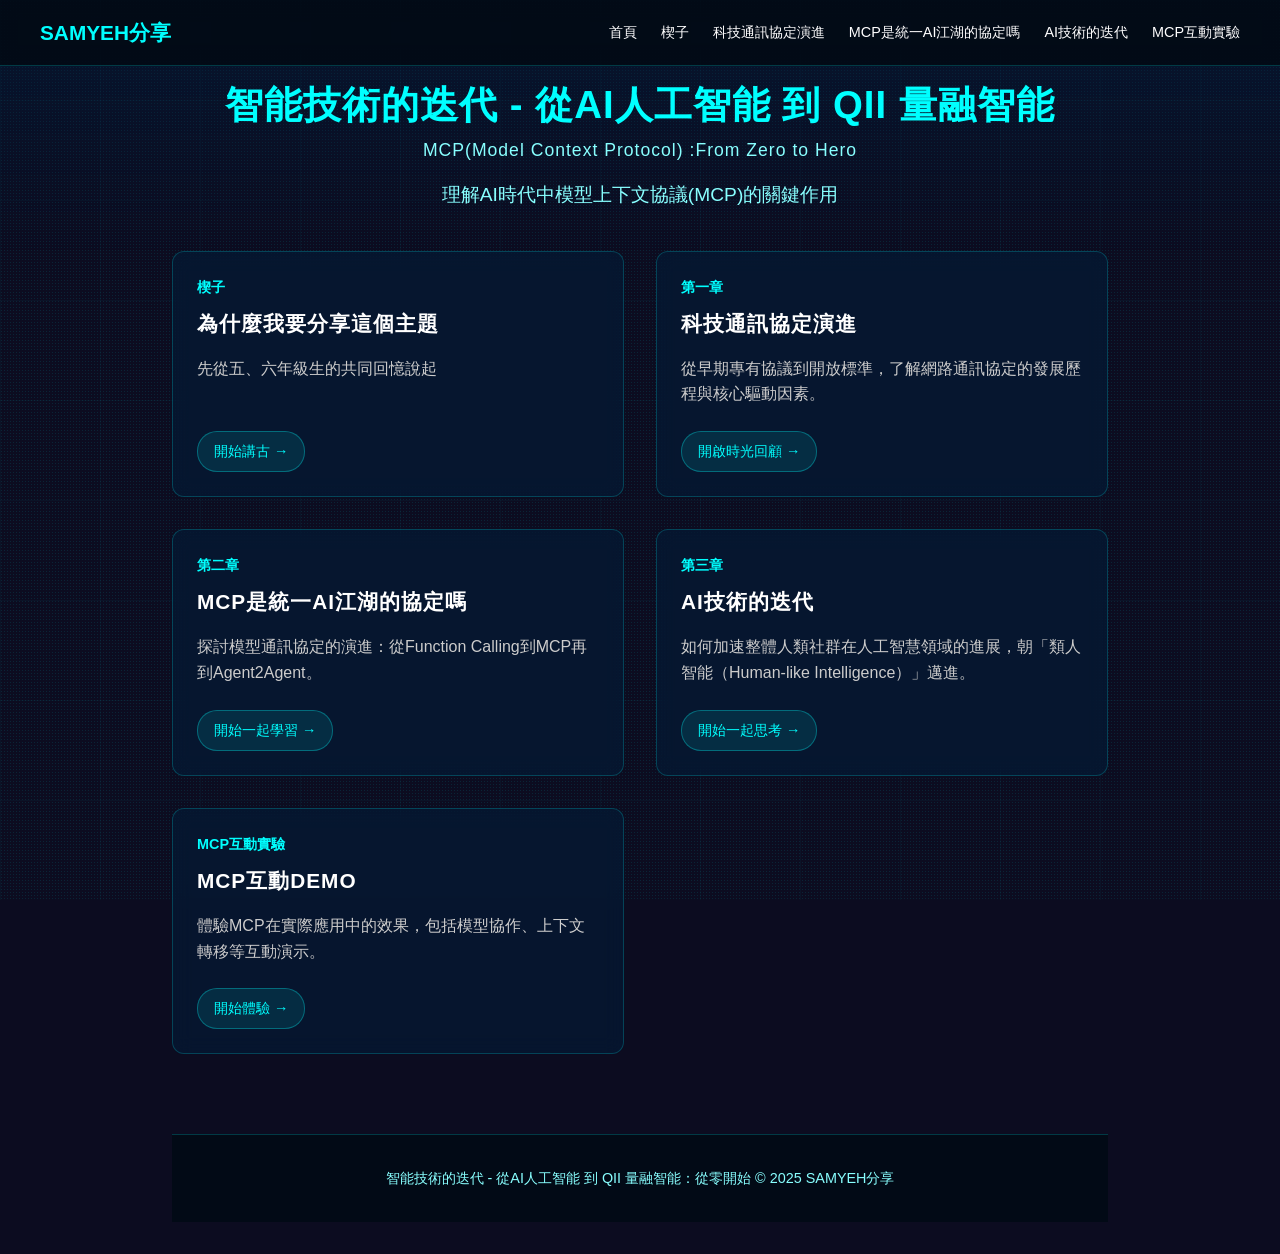
<file: index.html>
<!DOCTYPE html>
<html lang="zh-TW">
<head>
  <meta charset="UTF-8">
  <meta name="viewport" content="width=device-width, initial-scale=1.0">
  <title>智能技術的迭代 - 從AI人工智能 到 QII 量融智能：從零開始</title>
  <link rel="stylesheet" href="styles.css">
</head>
<body>
  <div class="hud-overlay"></div>
  <nav>
    <div class="nav-container">
      <div class="logo">SAMYEH分享</div>
      <div class="nav-links">
        <a href="index.html">首頁</a>
        <a href="prologue.html">楔子</a>
        <a href="chapter1.html">科技通訊協定演進</a>
        <a href="chapter2.html">MCP是統一AI江湖的協定嗎</a>
        <a href="chapter3.html">AI技術的迭代</a>
        <a href="demo.html">MCP互動實驗</a>
      </div>
    </div>
  </nav>
 <section class="hero">
    <h1 class="main-title">
      智能技術的迭代 - 從AI人工智能 到 QII 量融智能
      <span class="en">MCP(Model Context Protocol) :From Zero to Hero</span>
    </h1>
    <p class="subtitle">
      理解AI時代中模型上下文協議(MCP)的關鍵作用
    </p>
  </section>
  <div class="container">
    <section class="chapters-grid">
      <div class="chapter-card">
        <div class="chapter-number">楔子</div>
        <h3 class="chapter-title">為什麼我要分享這個主題</h3>
        <p class="chapter-desc">先從五、六年級生的共同回憶說起</p>
        <a href="prologue.html" class="chapter-link">開始講古 →</a>
      </div>
      
      <div class="chapter-card">
        <div class="chapter-number">第一章</div>
        <h3 class="chapter-title">科技通訊協定演進</h3>
        <p class="chapter-desc">從早期專有協議到開放標準，了解網路通訊協定的發展歷程與核心驅動因素。</p>
        <a href="chapter1.html" class="chapter-link">開啟時光回顧 →</a>
      </div>
      
      <div class="chapter-card">
        <div class="chapter-number">第二章</div>
        <h3 class="chapter-title">MCP是統一AI江湖的協定嗎</h3>
        <p class="chapter-desc">探討模型通訊協定的演進：從Function Calling到MCP再到Agent2Agent。</p>
        <a href="chapter2.html" class="chapter-link">開始一起學習 →</a>
      </div>
      
      <div class="chapter-card">
        <div class="chapter-number">第三章</div>
        <h3 class="chapter-title">AI技術的迭代</h3>
        <p class="chapter-desc">如何加速整體人類社群在人工智慧領域的進展，朝「類人智能（Human-like Intelligence）」邁進。</p>
        <a href="chapter3.html" class="chapter-link">開始一起思考 →</a>
      </div>
      
      <div class="chapter-card">
        <div class="chapter-number">MCP互動實驗</div>
        <h3 class="chapter-title">MCP互動DEMO</h3>
        <p class="chapter-desc">體驗MCP在實際應用中的效果，包括模型協作、上下文轉移等互動演示。</p>
        <a href="demo.html" class="chapter-link">開始體驗 →</a>
      </div>
    </section>
   
  <footer>
    <p class="footer-text">智能技術的迭代 - 從AI人工智能 到 QII 量融智能：從零開始 &copy; 2025 SAMYEH分享</p>
  </footer>
  
  <!-- 引入外部 JavaScript -->
  <script src="common.js"></script>
</body>
</html>
</file>
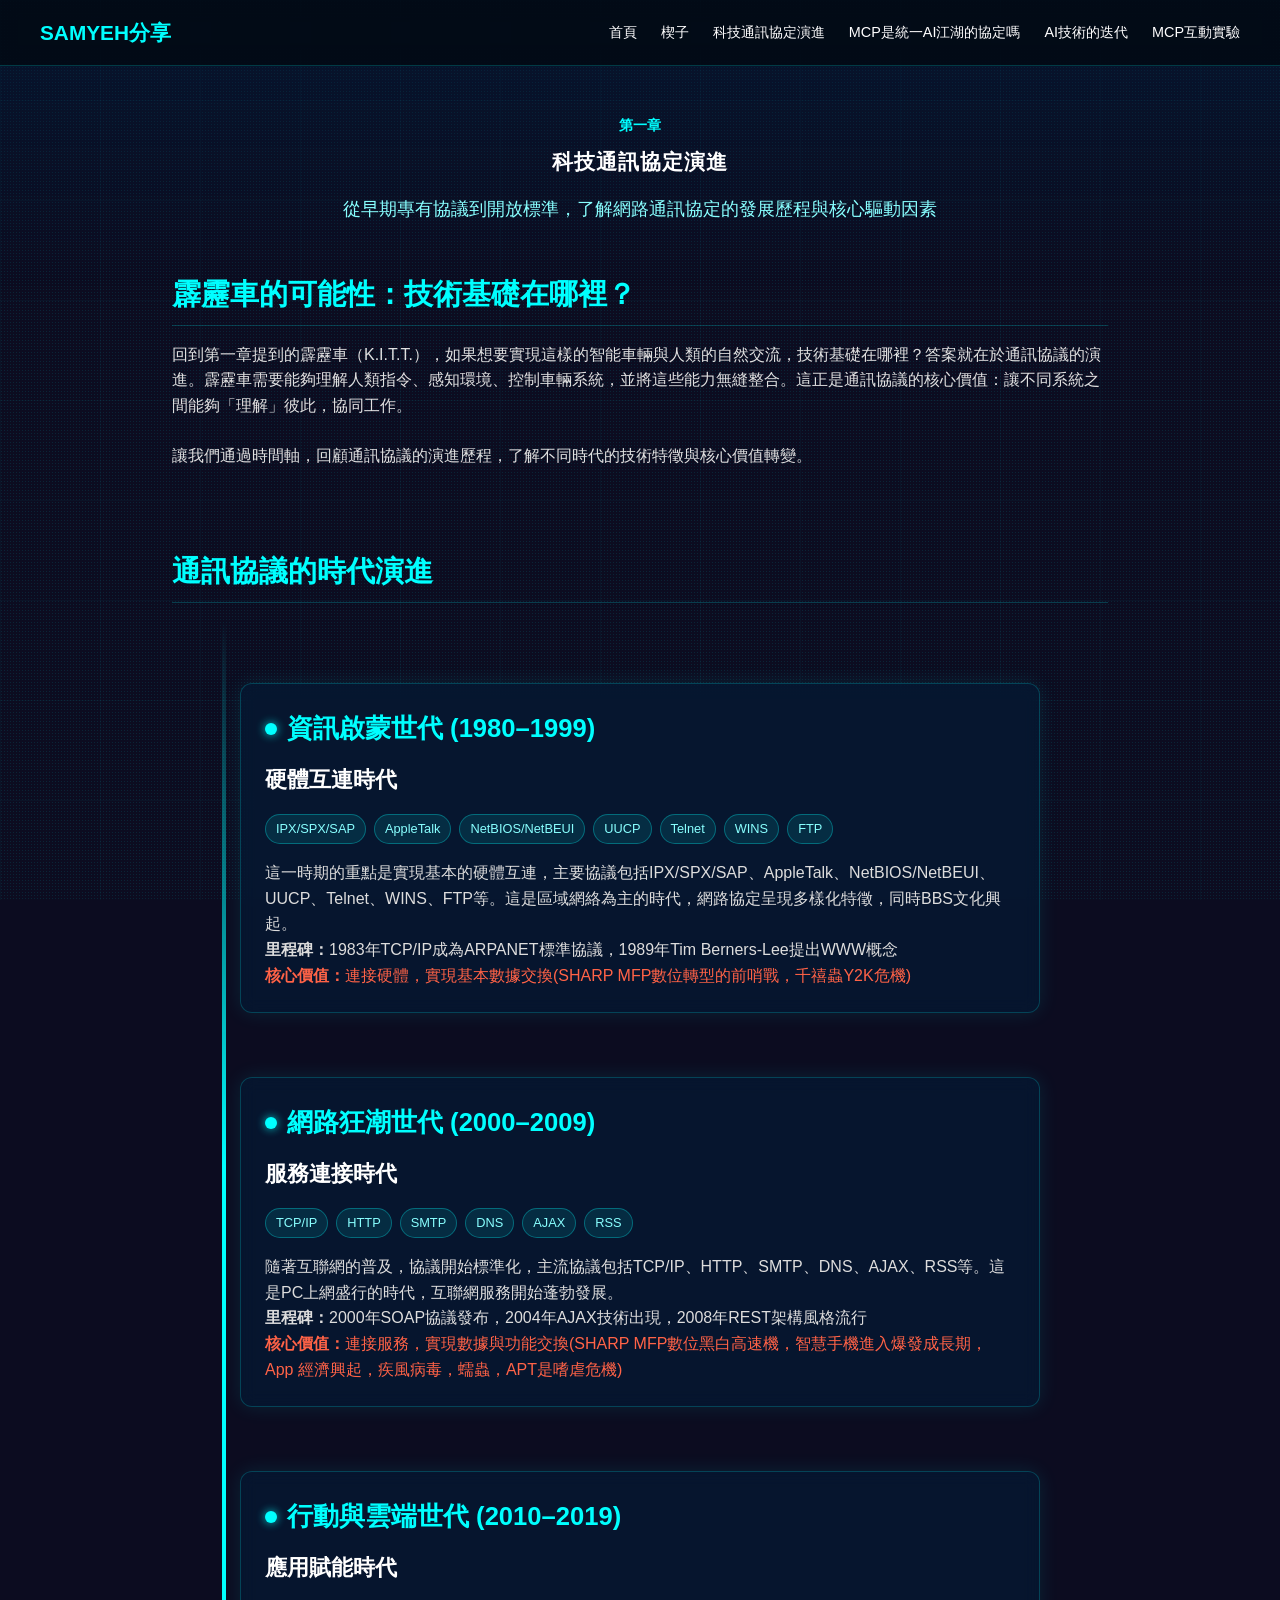
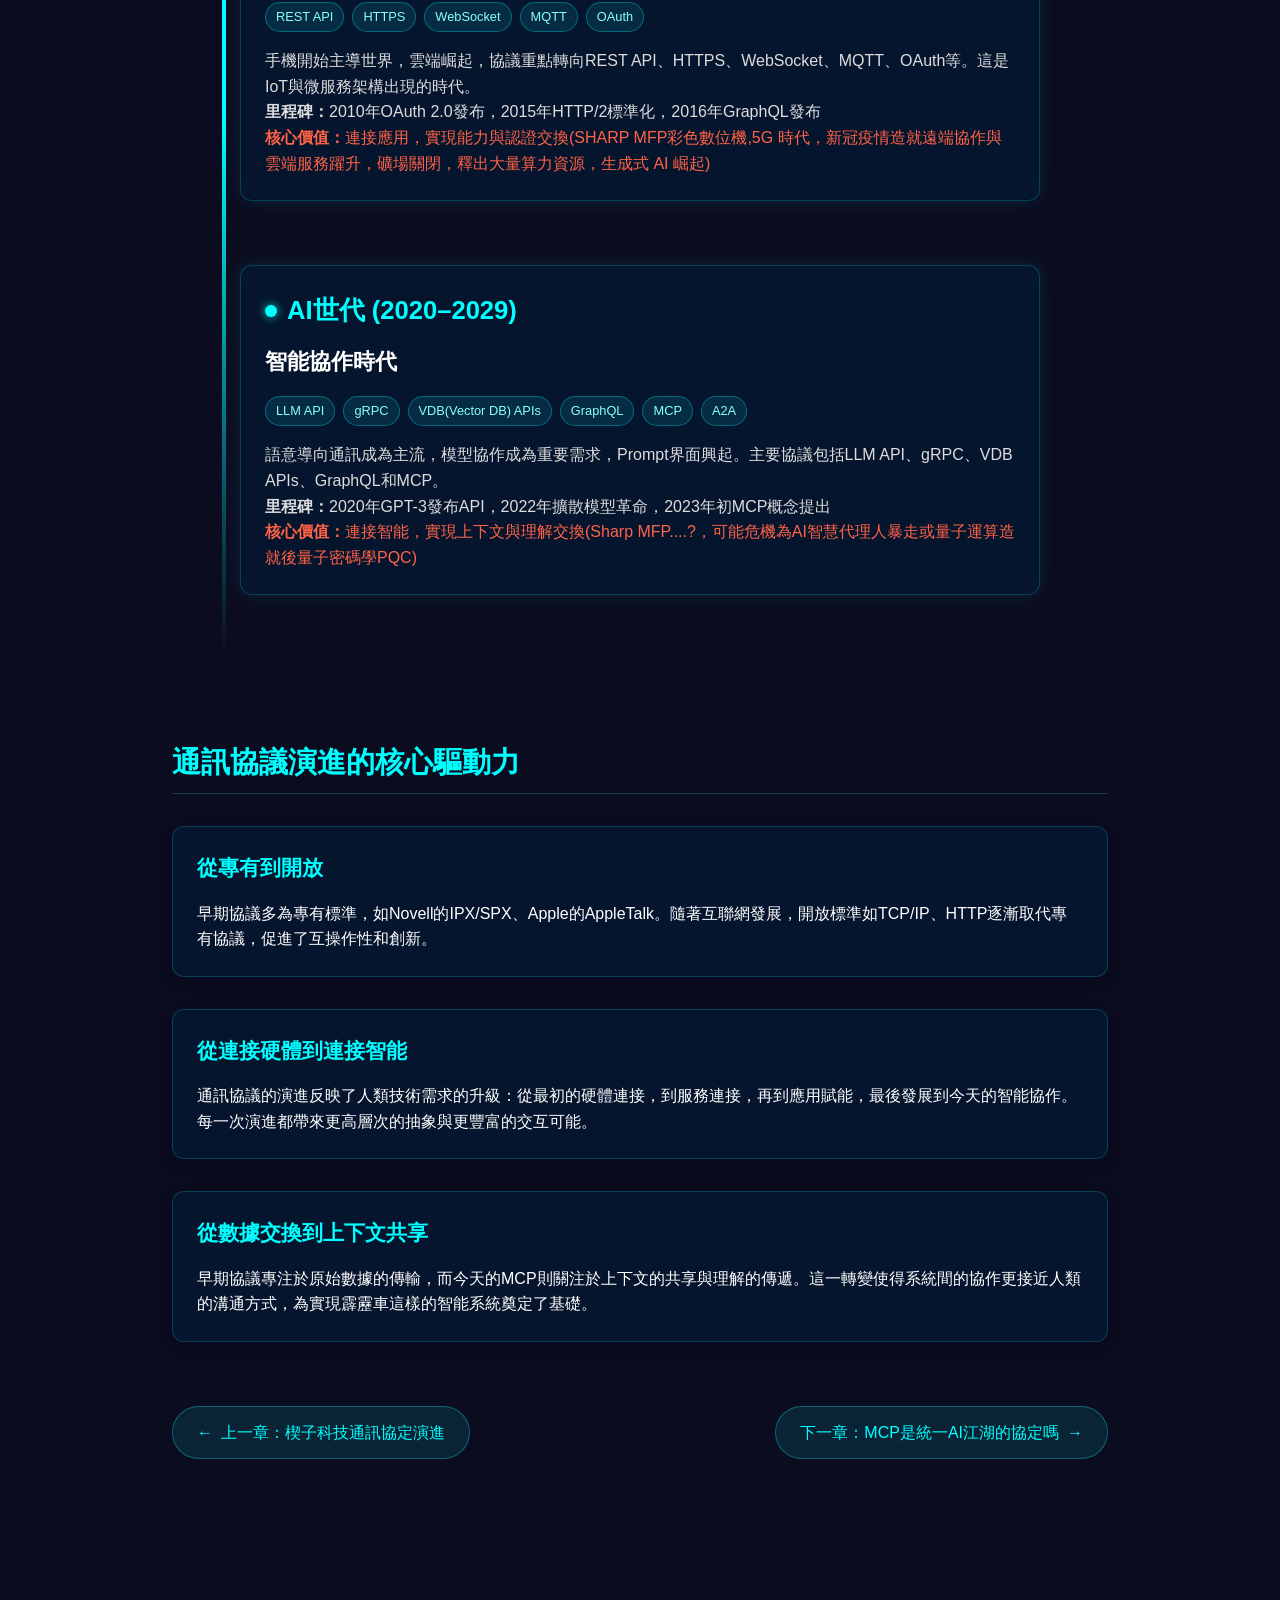
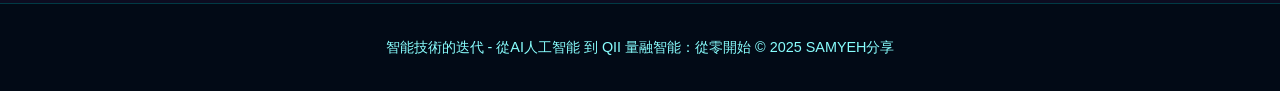
<file: chapter1.html>
<!DOCTYPE html>
<html lang="zh-TW">
<head>
  <meta charset="UTF-8">
  <meta name="viewport" content="width=device-width, initial-scale=1.0">
  <title>智能技術的迭代 - 從AI人工智能 到 QII 量融智能：從零開始</title>
  <link rel="stylesheet" href="styles.css">
</head>
<body>
  <div class="hud-overlay"></div>
  
  <nav>
      <div class="nav-container">
      <div class="logo">SAMYEH分享</div>
      <div class="nav-links">
        <a href="index.html">首頁</a>
        <a href="prologue.html">楔子</a>
        <a href="chapter1.html">科技通訊協定演進</a>
        <a href="chapter2.html">MCP是統一AI江湖的協定嗎</a>
        <a href="chapter3.html">AI技術的迭代</a>
        <a href="demo.html">MCP互動實驗</a>
      </div>
    </div>
  </nav>
  
  <section class="chapter-header">
    <div class="chapter-number">第一章</div>
    <h1 class="chapter-title">科技通訊協定演進</h1>
    <p class="chapter-subtitle">從早期專有協議到開放標準，了解網路通訊協定的發展歷程與核心驅動因素</p>
  </section>
  
  <div class="container">
    <section class="content-section">
      <h2 class="section-heading">霹靂車的可能性：技術基礎在哪裡？</h2>
      <p class="content-paragraph">
        回到第一章提到的霹靂車（K.I.T.T.），如果想要實現這樣的智能車輛與人類的自然交流，技術基礎在哪裡？答案就在於通訊協議的演進。霹靂車需要能夠理解人類指令、感知環境、控制車輛系統，並將這些能力無縫整合。這正是通訊協議的核心價值：讓不同系統之間能夠「理解」彼此，協同工作。
      </p>
      <p class="content-paragraph">
        讓我們通過時間軸，回顧通訊協議的演進歷程，了解不同時代的技術特徵與核心價值轉變。
      </p>
    </section>
    
    <section class="timeline-section">
      <h2 class="section-heading">通訊協議的時代演進</h2>
      <div class="timeline-container">
        <div class="timeline-card">
          <div class="timeline-year">資訊啟蒙世代 (1980–1999)</div>
          <h3 class="timeline-title">硬體互連時代</h3>
          <div class="timeline-description">
		 <div class="tech-list">
        <span class="tech-tag">IPX/SPX/SAP</span>
        <span class="tech-tag">AppleTalk</span>
        <span class="tech-tag">NetBIOS/NetBEUI</span>
        <span class="tech-tag">UUCP</span>
        <span class="tech-tag">Telnet</span>
        <span class="tech-tag">WINS</span>
        <span class="tech-tag">FTP</span>
      </div>  
            <p>這一時期的重點是實現基本的硬體互連，主要協議包括IPX/SPX/SAP、AppleTalk、NetBIOS/NetBEUI、UUCP、Telnet、WINS、FTP等。這是區域網絡為主的時代，網路協定呈現多樣化特徵，同時BBS文化興起。</p>
            <p><strong>里程碑：</strong>1983年TCP/IP成為ARPANET標準協議，1989年Tim Berners-Lee提出WWW概念</p>
            <p style="color:Tomato;"><strong>核心價值：</strong>連接硬體，實現基本數據交換(SHARP MFP數位轉型的前哨戰，千禧蟲Y2K危機)</p>
          </div>
        </div>
        
        <div class="timeline-card">
          <div class="timeline-year">網路狂潮世代 (2000–2009)</div>
          <h3 class="timeline-title">服務連接時代</h3>
          <div class="timeline-description">
		  <div class="tech-list">
        <span class="tech-tag">TCP/IP</span>
        <span class="tech-tag">HTTP</span>
        <span class="tech-tag">SMTP</span>
        <span class="tech-tag">DNS</span>
        <span class="tech-tag">AJAX</span>
        <span class="tech-tag">RSS</span>
      </div>
            <p>隨著互聯網的普及，協議開始標準化，主流協議包括TCP/IP、HTTP、SMTP、DNS、AJAX、RSS等。這是PC上網盛行的時代，互聯網服務開始蓬勃發展。</p>
            <p><strong>里程碑：</strong>2000年SOAP協議發布，2004年AJAX技術出現，2008年REST架構風格流行</p>
            <p style="color:Tomato;"><strong>核心價值：</strong>連接服務，實現數據與功能交換(SHARP MFP數位黑白高速機，智慧手機進入爆發成長期，App 經濟興起，疾風病毒，蠕蟲，APT是嗜虐危機)</p>
          </div>
        </div>
        
        <div class="timeline-card">
          <div class="timeline-year">行動與雲端世代 (2010–2019)</div>
          <h3 class="timeline-title">應用賦能時代</h3>
          <div class="timeline-description">
		<div class="tech-list">
        <span class="tech-tag">REST API</span>
        <span class="tech-tag">HTTPS</span>
        <span class="tech-tag">WebSocket</span>
        <span class="tech-tag">MQTT</span>
        <span class="tech-tag">OAuth</span>
      </div>  
            <p>手機開始主導世界，雲端崛起，協議重點轉向REST API、HTTPS、WebSocket、MQTT、OAuth等。這是IoT與微服務架構出現的時代。</p>
            <p><strong>里程碑：</strong>2010年OAuth 2.0發布，2015年HTTP/2標準化，2016年GraphQL發布</p>
            <p style="color:Tomato;"><strong>核心價值：</strong>連接應用，實現能力與認證交換(SHARP MFP彩色數位機,5G 時代，新冠疫情造就遠端協作與雲端服務躍升，礦場關閉，釋出大量算力資源，生成式 AI 崛起)</p>
          </div>
        </div>
        
        <div class="timeline-card">
          <div class="timeline-year">AI世代 (2020–2029)</div>
          <h3 class="timeline-title">智能協作時代</h3>
          <div class="timeline-description">
		  <div class="tech-list">
        <span class="tech-tag">LLM API</span>
        <span class="tech-tag">gRPC</span>
        <span class="tech-tag">VDB(Vector DB) APIs</span>
        <span class="tech-tag">GraphQL</span>
        <span class="tech-tag">MCP</span>
	  <span class="tech-tag">A2A</span>
      </div>
            <p>語意導向通訊成為主流，模型協作成為重要需求，Prompt界面興起。主要協議包括LLM API、gRPC、VDB APIs、GraphQL和MCP。</p>
            <p><strong>里程碑：</strong>2020年GPT-3發布API，2022年擴散模型革命，2023年初MCP概念提出</p>
            <p style="color:Tomato;"><strong>核心價值：</strong>連接智能，實現上下文與理解交換(Sharp MFP....?，可能危機為AI智慧代理人暴走或量子運算造就後量子密碼學PQC)</p>
          </div>
        </div>
      </div>
    </section>
    
    <section class="content-section">
      <h2 class="section-heading">通訊協議演進的核心驅動力</h2>
      <div class="highlight-box">
        <h3 class="highlight-title">從專有到開放</h3>
        <p>早期協議多為專有標準，如Novell的IPX/SPX、Apple的AppleTalk。隨著互聯網發展，開放標準如TCP/IP、HTTP逐漸取代專有協議，促進了互操作性和創新。</p>
      </div>
      
      <div class="highlight-box">
        <h3 class="highlight-title">從連接硬體到連接智能</h3>
        <p>通訊協議的演進反映了人類技術需求的升級：從最初的硬體連接，到服務連接，再到應用賦能，最後發展到今天的智能協作。每一次演進都帶來更高層次的抽象與更豐富的交互可能。</p>
      </div>
      
      <div class="highlight-box">
        <h3 class="highlight-title">從數據交換到上下文共享</h3>
        <p>早期協議專注於原始數據的傳輸，而今天的MCP則關注於上下文的共享與理解的傳遞。這一轉變使得系統間的協作更接近人類的溝通方式，為實現霹靂車這樣的智能系統奠定了基礎。</p>
      </div>
    </section>
    
    <div class="chapter-navigation">
      <a href="prologue.html" class="nav-button prev-button">上一章：楔子科技通訊協定演進</a>
      <a href="chapter2.html" class="nav-button next-button">下一章：MCP是統一AI江湖的協定嗎</a>
    </div>
  </div>
  
  <footer>
    <p class="footer-text">智能技術的迭代 - 從AI人工智能 到 QII 量融智能：從零開始 &copy; 2025 SAMYEH分享</p>
  </footer>
  
  <script src="common.js"></script>
</body>
</html>
</file>
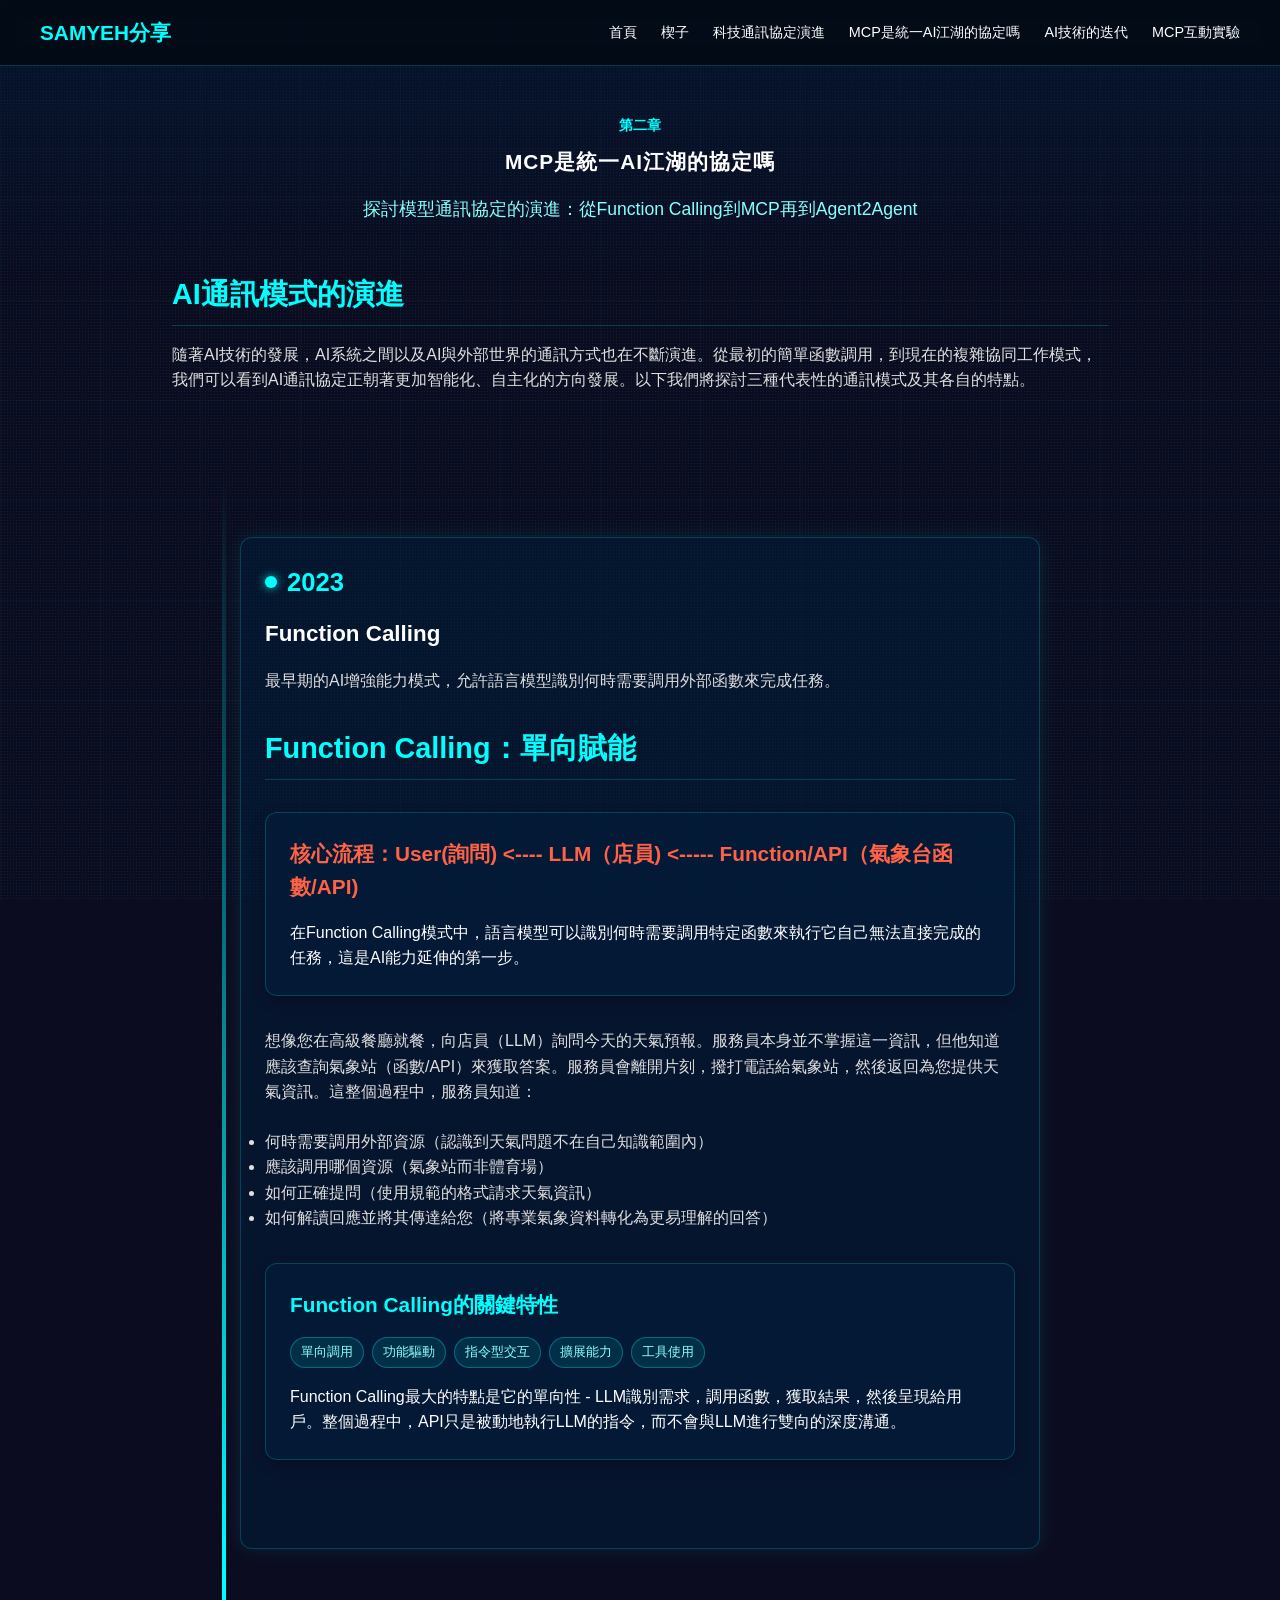
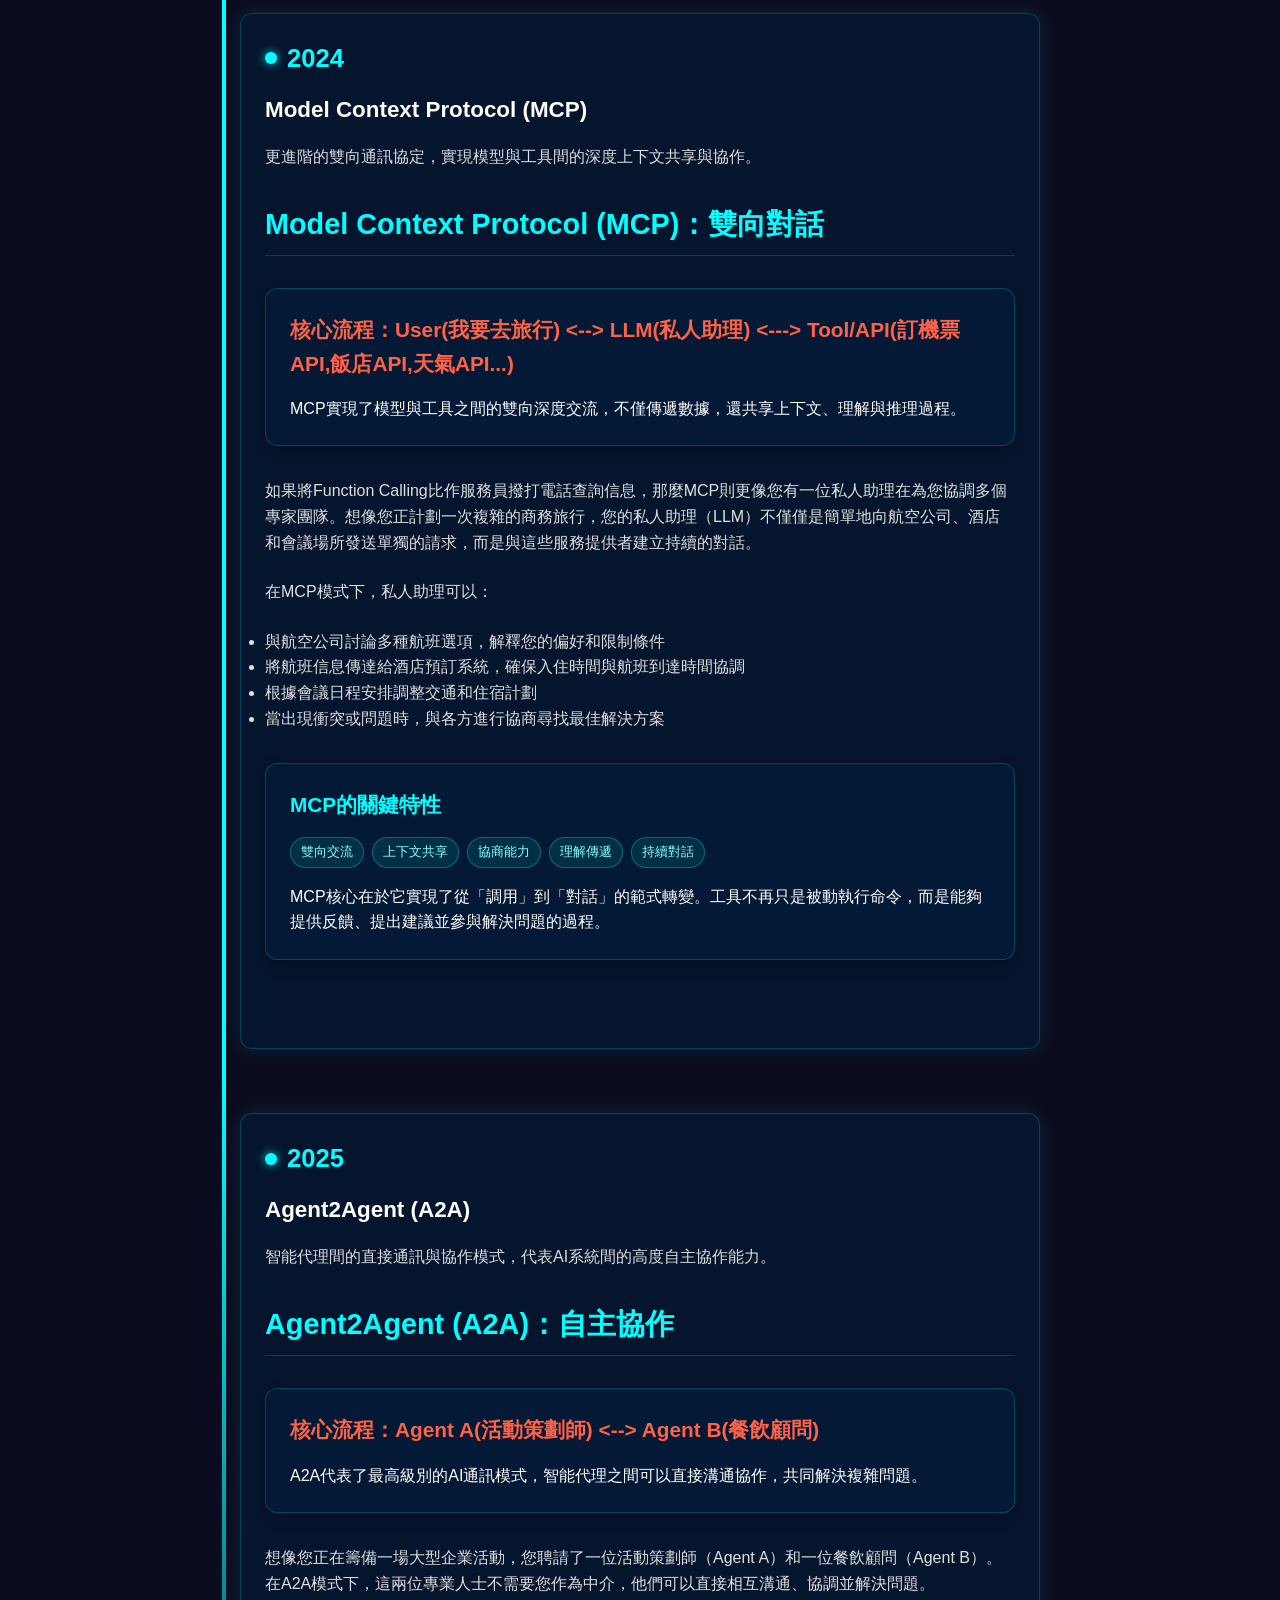
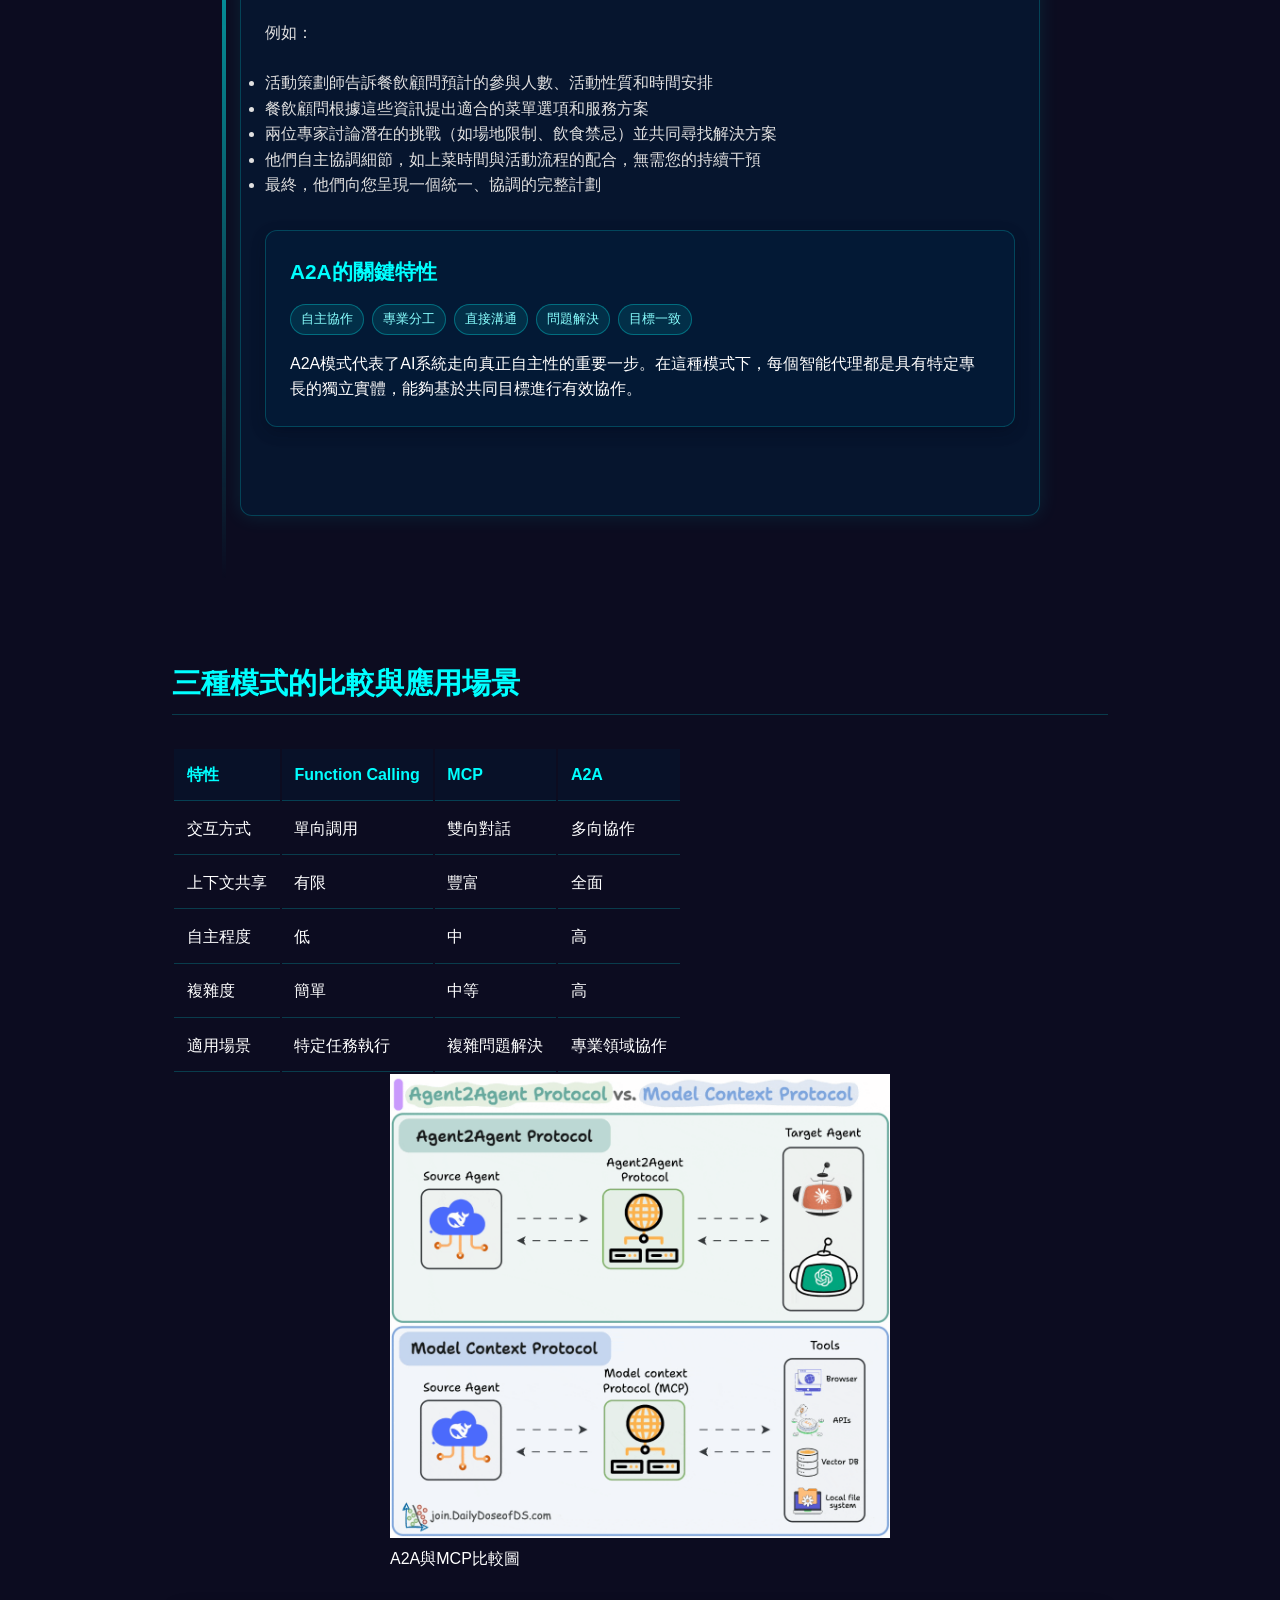
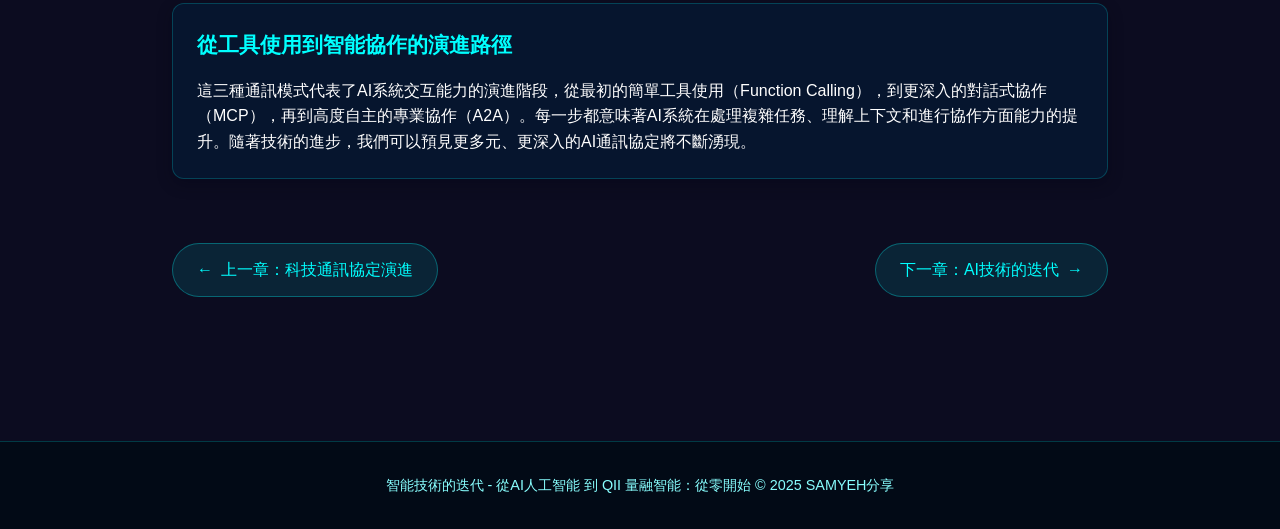
<file: chapter2.html>
<!DOCTYPE html>
<html lang="zh-TW">
<head>
  <meta charset="UTF-8">
  <meta name="viewport" content="width=device-width, initial-scale=1.0">
  <title>智能技術的迭代 - 從AI人工智能 到 QII 量融智能：從零開始<</title>
  <link rel="stylesheet" href="styles.css">
</head>
<body>
  <div class="hud-overlay"></div>
  
  <nav>
     <div class="nav-container">
      <div class="logo">SAMYEH分享</div>
      <div class="nav-links">
        <a href="index.html">首頁</a>
        <a href="prologue.html">楔子</a>
        <a href="chapter1.html">科技通訊協定演進</a>
        <a href="chapter2.html">MCP是統一AI江湖的協定嗎</a>
        <a href="chapter3.html">AI技術的迭代</a>
        <a href="demo.html">MCP互動實驗</a>
      </div>
    </div>
  </nav>
  
  <section class="chapter-header">
    <div class="chapter-number">第二章</div>
    <h1 class="chapter-title">MCP是統一AI江湖的協定嗎</h1>
    <p class="chapter-subtitle">探討模型通訊協定的演進：從Function Calling到MCP再到Agent2Agent</p>
  </section>
  
  <div class="container">
    <section class="content-section">
      <h2 class="section-heading">AI通訊模式的演進</h2>
      <p class="content-paragraph">
        隨著AI技術的發展，AI系統之間以及AI與外部世界的通訊方式也在不斷演進。從最初的簡單函數調用，到現在的複雜協同工作模式，我們可以看到AI通訊協定正朝著更加智能化、自主化的方向發展。以下我們將探討三種代表性的通訊模式及其各自的特點。
      </p>
      
      <div class="timeline-section">
        <div class="timeline-container">
          <div class="timeline-card">
            <div class="timeline-year">2023</div>
            <div class="timeline-title">Function Calling</div>
            <p class="timeline-description">
              最早期的AI增強能力模式，允許語言模型識別何時需要調用外部函數來完成任務。
            </p>

	<section class="content-section">
      <h2 class="section-heading">Function Calling：單向賦能</h2>
      
      <div class="highlight-box">
        <h3 class="highlight-title" style="color:Tomato;">核心流程：User(詢問) <---- LLM（店員) <----- Function/API（氣象台函數/API)</h3>
        <p>在Function Calling模式中，語言模型可以識別何時需要調用特定函數來執行它自己無法直接完成的任務，這是AI能力延伸的第一步。</p>
      </div>
      
      <p class="content-paragraph">
        想像您在高級餐廳就餐，向店員（LLM）詢問今天的天氣預報。服務員本身並不掌握這一資訊，但他知道應該查詢氣象站（函數/API）來獲取答案。服務員會離開片刻，撥打電話給氣象站，然後返回為您提供天氣資訊。這整個過程中，服務員知道：
      </p>
      
      <ul class="content-paragraph">
        <li>何時需要調用外部資源（認識到天氣問題不在自己知識範圍內）</li>
        <li>應該調用哪個資源（氣象站而非體育場）</li>
        <li>如何正確提問（使用規範的格式請求天氣資訊）</li>
        <li>如何解讀回應並將其傳達給您（將專業氣象資料轉化為更易理解的回答）</li>
      </ul>
      
      <div class="highlight-box">
        <h3 class="highlight-title">Function Calling的關鍵特性</h3>
        <div class="tech-list">
          <span class="tech-tag">單向調用</span>
          <span class="tech-tag">功能驅動</span>
          <span class="tech-tag">指令型交互</span>
          <span class="tech-tag">擴展能力</span>
          <span class="tech-tag">工具使用</span>
        </div>
        <p>Function Calling最大的特點是它的單向性 - LLM識別需求，調用函數，獲取結果，然後呈現給用戶。整個過程中，API只是被動地執行LLM的指令，而不會與LLM進行雙向的深度溝通。</p>
      </div>
    </section>	  
	          </div>	  
          
          <div class="timeline-card">
            <div class="timeline-year">2024</div>
            <div class="timeline-title">Model Context Protocol (MCP)</div>
            <p class="timeline-description">
              更進階的雙向通訊協定，實現模型與工具間的深度上下文共享與協作。
            </p>
			
	<section class="content-section">
      <h2 class="section-heading">Model Context Protocol (MCP)：雙向對話</h2>
      
      <div class="highlight-box">
        <h3 class="highlight-title" style="color:Tomato;">核心流程：User(我要去旅行) <--> LLM(私人助理) <---> Tool/API(訂機票API,飯店API,天氣API...)</h3>
        <p>MCP實現了模型與工具之間的雙向深度交流，不僅傳遞數據，還共享上下文、理解與推理過程。</p>
      </div>
      
      <p class="content-paragraph">
        如果將Function Calling比作服務員撥打電話查詢信息，那麼MCP則更像您有一位私人助理在為您協調多個專家團隊。想像您正計劃一次複雜的商務旅行，您的私人助理（LLM）不僅僅是簡單地向航空公司、酒店和會議場所發送單獨的請求，而是與這些服務提供者建立持續的對話。
      </p>
      
      <p class="content-paragraph">
        在MCP模式下，私人助理可以：
      </p>
      
      <ul class="content-paragraph">
        <li>與航空公司討論多種航班選項，解釋您的偏好和限制條件</li>
        <li>將航班信息傳達給酒店預訂系統，確保入住時間與航班到達時間協調</li>
        <li>根據會議日程安排調整交通和住宿計劃</li>
        <li>當出現衝突或問題時，與各方進行協商尋找最佳解決方案</li>
      </ul>
      
      <div class="highlight-box">
        <h3 class="highlight-title">MCP的關鍵特性</h3>
        <div class="tech-list">
          <span class="tech-tag">雙向交流</span>
          <span class="tech-tag">上下文共享</span>
          <span class="tech-tag">協商能力</span>
          <span class="tech-tag">理解傳遞</span>
          <span class="tech-tag">持續對話</span>
        </div>
        <p>MCP核心在於它實現了從「調用」到「對話」的範式轉變。工具不再只是被動執行命令，而是能夠提供反饋、提出建議並參與解決問題的過程。</p>
      </div>
    </section>		
          </div>
          
          <div class="timeline-card">
            <div class="timeline-year">2025</div>
            <div class="timeline-title">Agent2Agent (A2A)</div>
            <p class="timeline-description">
              智能代理間的直接通訊與協作模式，代表AI系統間的高度自主協作能力。
            </p>
			  <section class="content-section">
      <h2 class="section-heading">Agent2Agent (A2A)：自主協作</h2>
      
      <div class="highlight-box">
        <h3 class="highlight-title" style="color:Tomato;">核心流程：Agent A(活動策劃師) <--> Agent B(餐飲顧問)</h3>
        <p>A2A代表了最高級別的AI通訊模式，智能代理之間可以直接溝通協作，共同解決複雜問題。</p>
      </div>
      
      <p class="content-paragraph">
        想像您正在籌備一場大型企業活動，您聘請了一位活動策劃師（Agent A）和一位餐飲顧問（Agent B）。在A2A模式下，這兩位專業人士不需要您作為中介，他們可以直接相互溝通、協調並解決問題。
      </p>
      
      <p class="content-paragraph">
        例如：
      </p>
      
      <ul class="content-paragraph">
        <li>活動策劃師告訴餐飲顧問預計的參與人數、活動性質和時間安排</li>
        <li>餐飲顧問根據這些資訊提出適合的菜單選項和服務方案</li>
        <li>兩位專家討論潛在的挑戰（如場地限制、飲食禁忌）並共同尋找解決方案</li>
        <li>他們自主協調細節，如上菜時間與活動流程的配合，無需您的持續干預</li>
        <li>最終，他們向您呈現一個統一、協調的完整計劃</li>
      </ul>
      
      <div class="highlight-box">
        <h3 class="highlight-title">A2A的關鍵特性</h3>
        <div class="tech-list">
          <span class="tech-tag">自主協作</span>
          <span class="tech-tag">專業分工</span>
          <span class="tech-tag">直接溝通</span>
          <span class="tech-tag">問題解決</span>
          <span class="tech-tag">目標一致</span>
        </div>
        <p>A2A模式代表了AI系統走向真正自主性的重要一步。在這種模式下，每個智能代理都是具有特定專長的獨立實體，能夠基於共同目標進行有效協作。</p>
      </div>
    </section>
          </div>
		  
        </div>
		
      </div>
    </section>
    <section class="content-section">
      <h2 class="section-heading">三種模式的比較與應用場景</h2>
      
      <div class="comparison-table">
        <table>
          <thead>
            <tr>
              <th>特性</th>
              <th>Function Calling</th>
              <th>MCP</th>
              <th>A2A</th>
            </tr>
          </thead>
          <tbody>
            <tr>
              <td>交互方式</td>
              <td>單向調用</td>
              <td>雙向對話</td>
              <td>多向協作</td>
            </tr>
            <tr>
              <td>上下文共享</td>
              <td>有限</td>
              <td>豐富</td>
              <td>全面</td>
            </tr>
            <tr>
              <td>自主程度</td>
              <td>低</td>
              <td>中</td>
              <td>高</td>
            </tr>
            <tr>
              <td>複雜度</td>
              <td>簡單</td>
              <td>中等</td>
              <td>高</td>
            </tr>
            <tr>
              <td>適用場景</td>
              <td>特定任務執行</td>
              <td>複雜問題解決</td>
              <td>專業領域協作</td>
            </tr>
          </tbody>
        </table>
		        <div style="display: flex; flex-direction: column; align-items: center; margin-bottom: 30px;">
          <div class="device-image-container">
            <img src="a2a_mcp.gif" width="500" alt="A2A vs MCP" class="device-image"/>
            <div class="image-caption">A2A與MCP比較圖</div>
          </div>
        </div>
      </div>
      
      <div class="highlight-box">
        <h3 class="highlight-title">從工具使用到智能協作的演進路徑</h3>
        <p>
          這三種通訊模式代表了AI系統交互能力的演進階段，從最初的簡單工具使用（Function Calling），到更深入的對話式協作（MCP），再到高度自主的專業協作（A2A）。每一步都意味著AI系統在處理複雜任務、理解上下文和進行協作方面能力的提升。隨著技術的進步，我們可以預見更多元、更深入的AI通訊協定將不斷湧現。
        </p>
      </div>
    </section>
    <div class="chapter-navigation">
      <a href="chapter1.html" class="nav-button prev-button">上一章：科技通訊協定演進</a>
      <a href="chapter3.html" class="nav-button next-button">下一章：AI技術的迭代</a>
    </div>
  </div>
  <footer>
    <p class="footer-text">智能技術的迭代 - 從AI人工智能 到 QII 量融智能：從零開始 &copy; 2025 SAMYEH分享</p>
  </footer>
  <script src="common.js"></script>
</body>
</html>
</file>
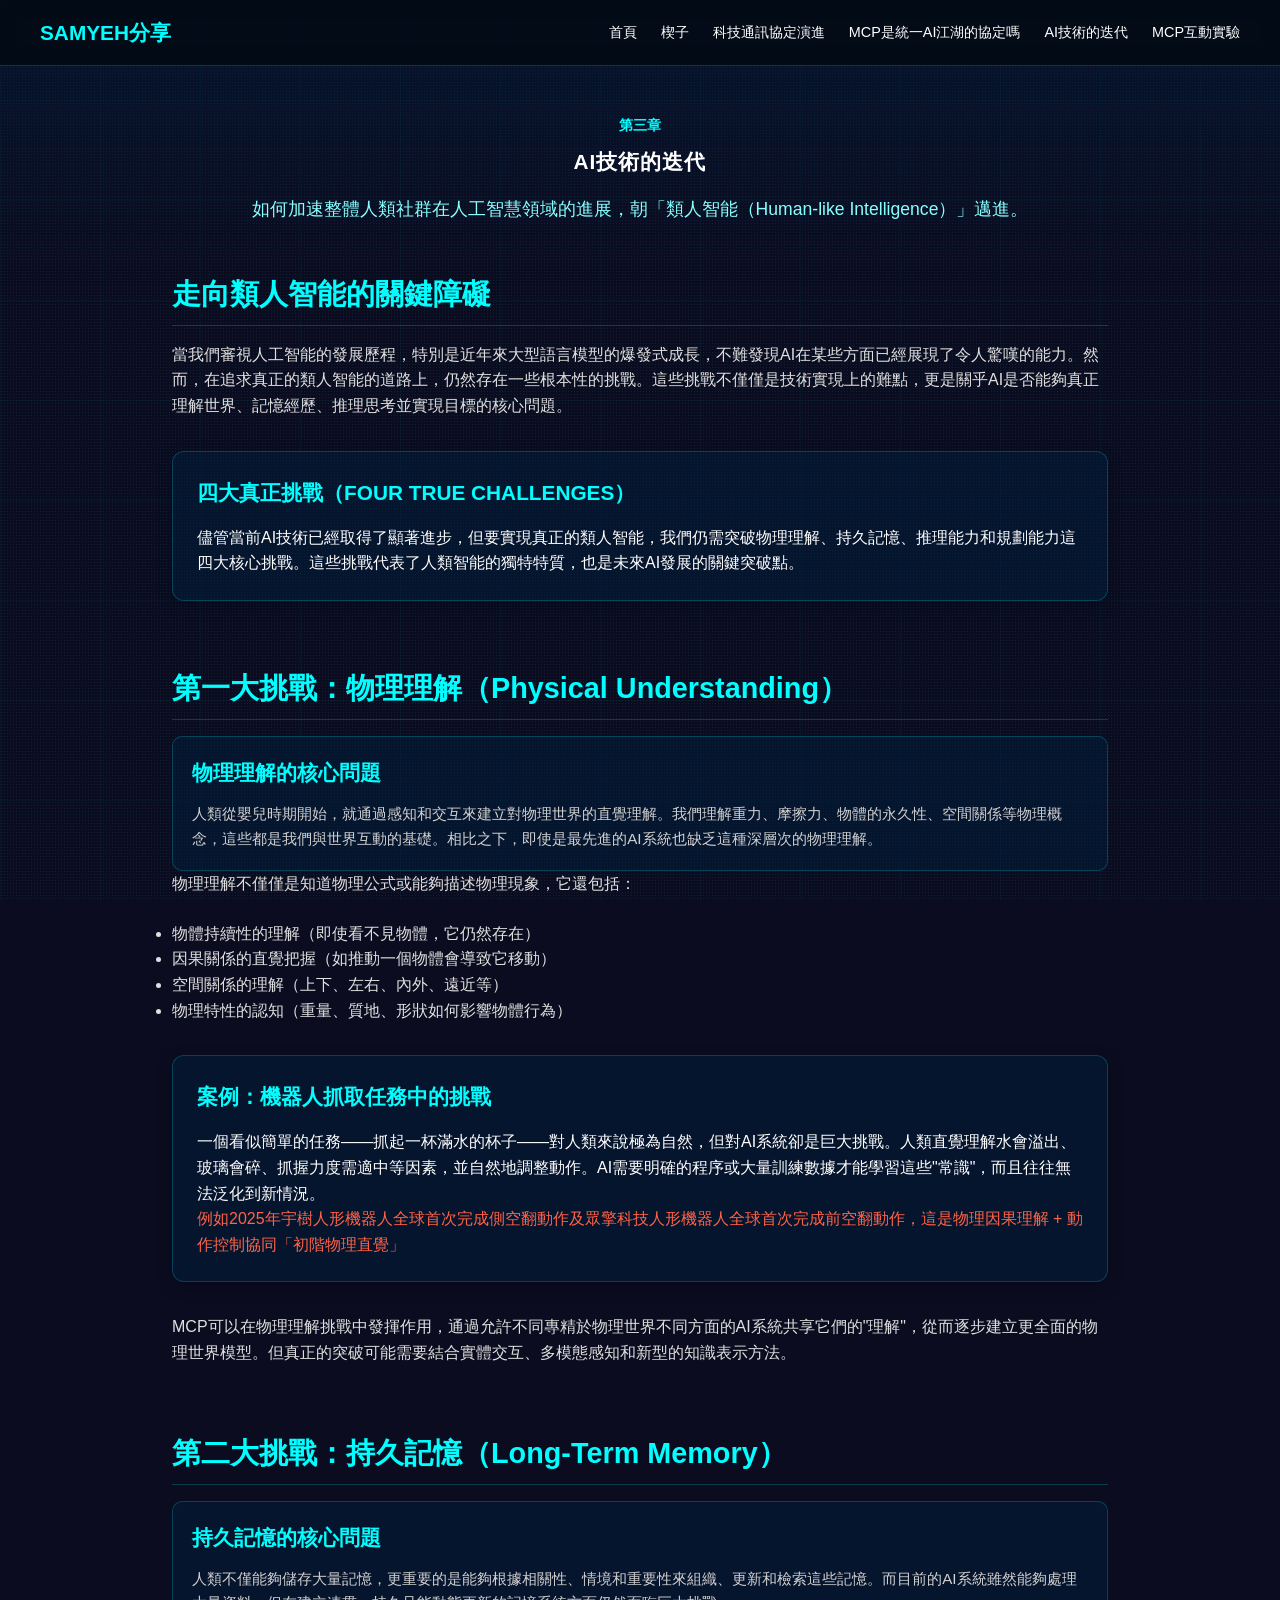
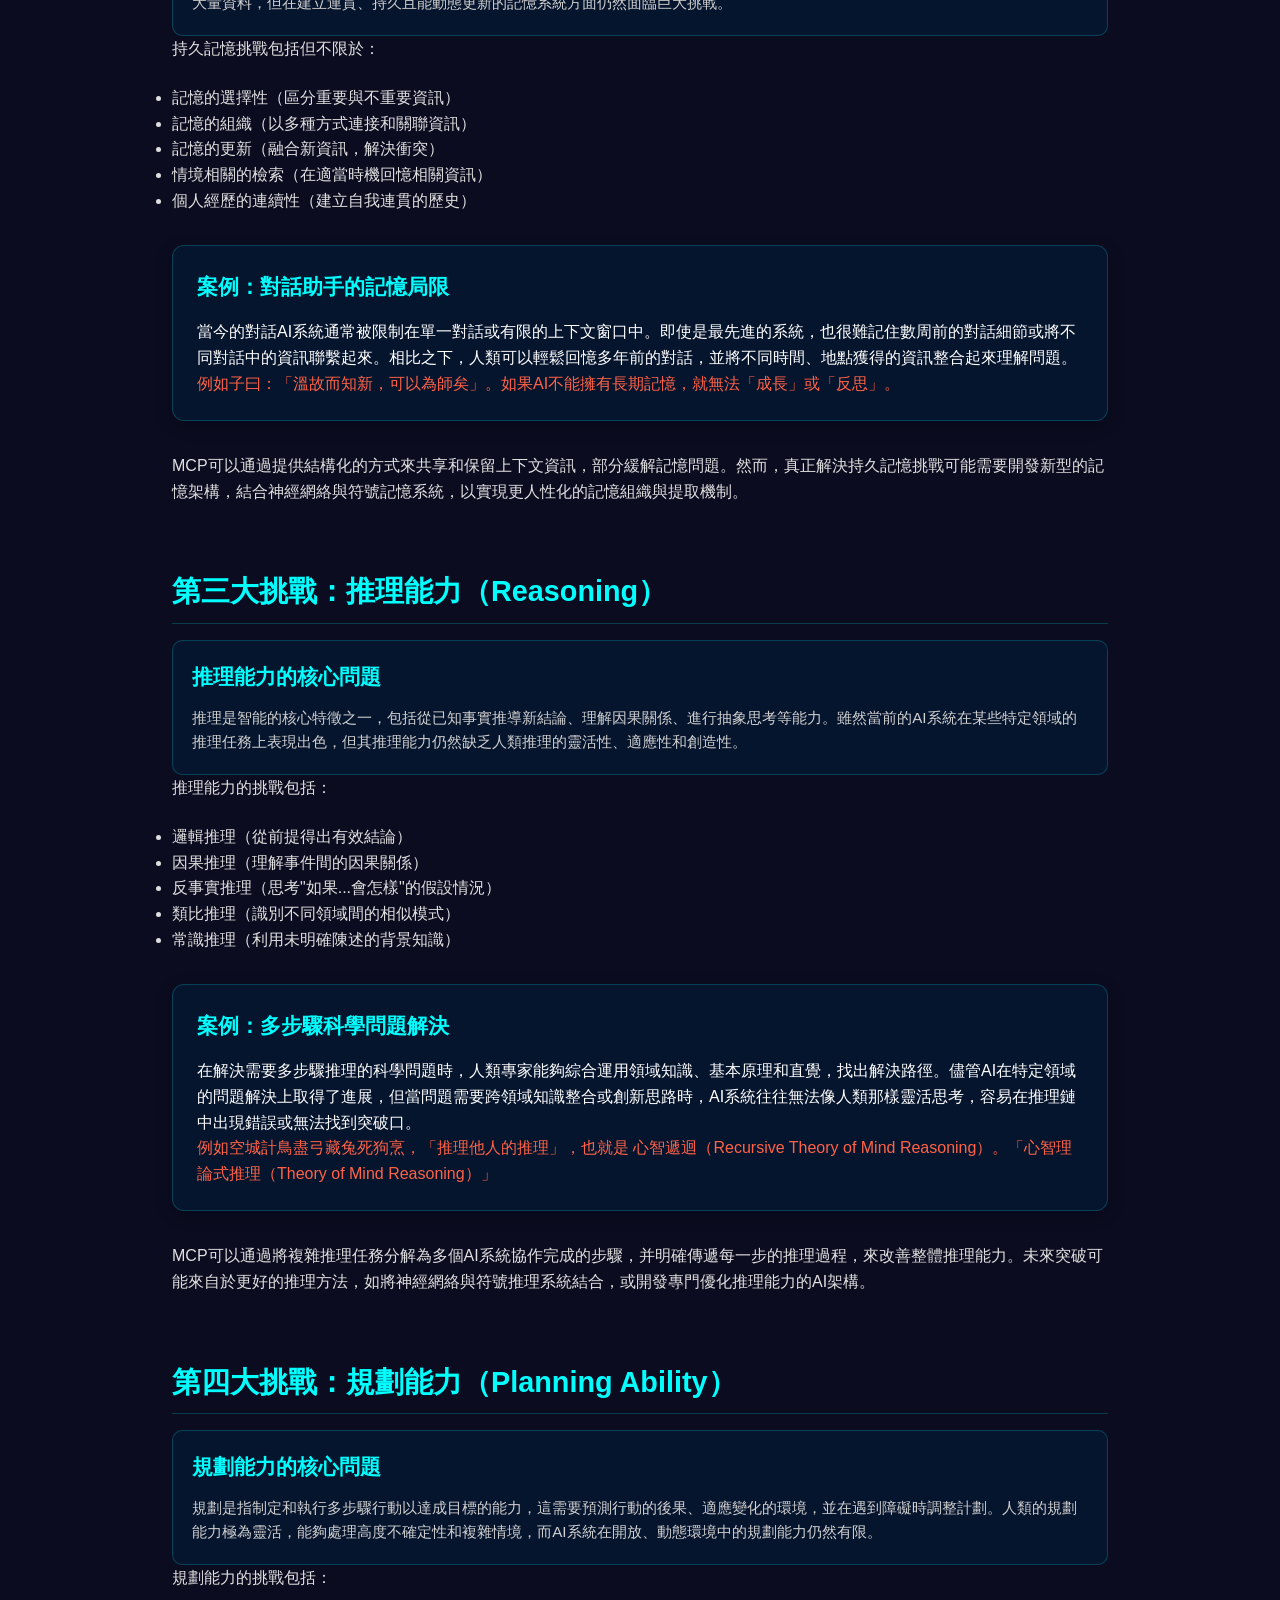
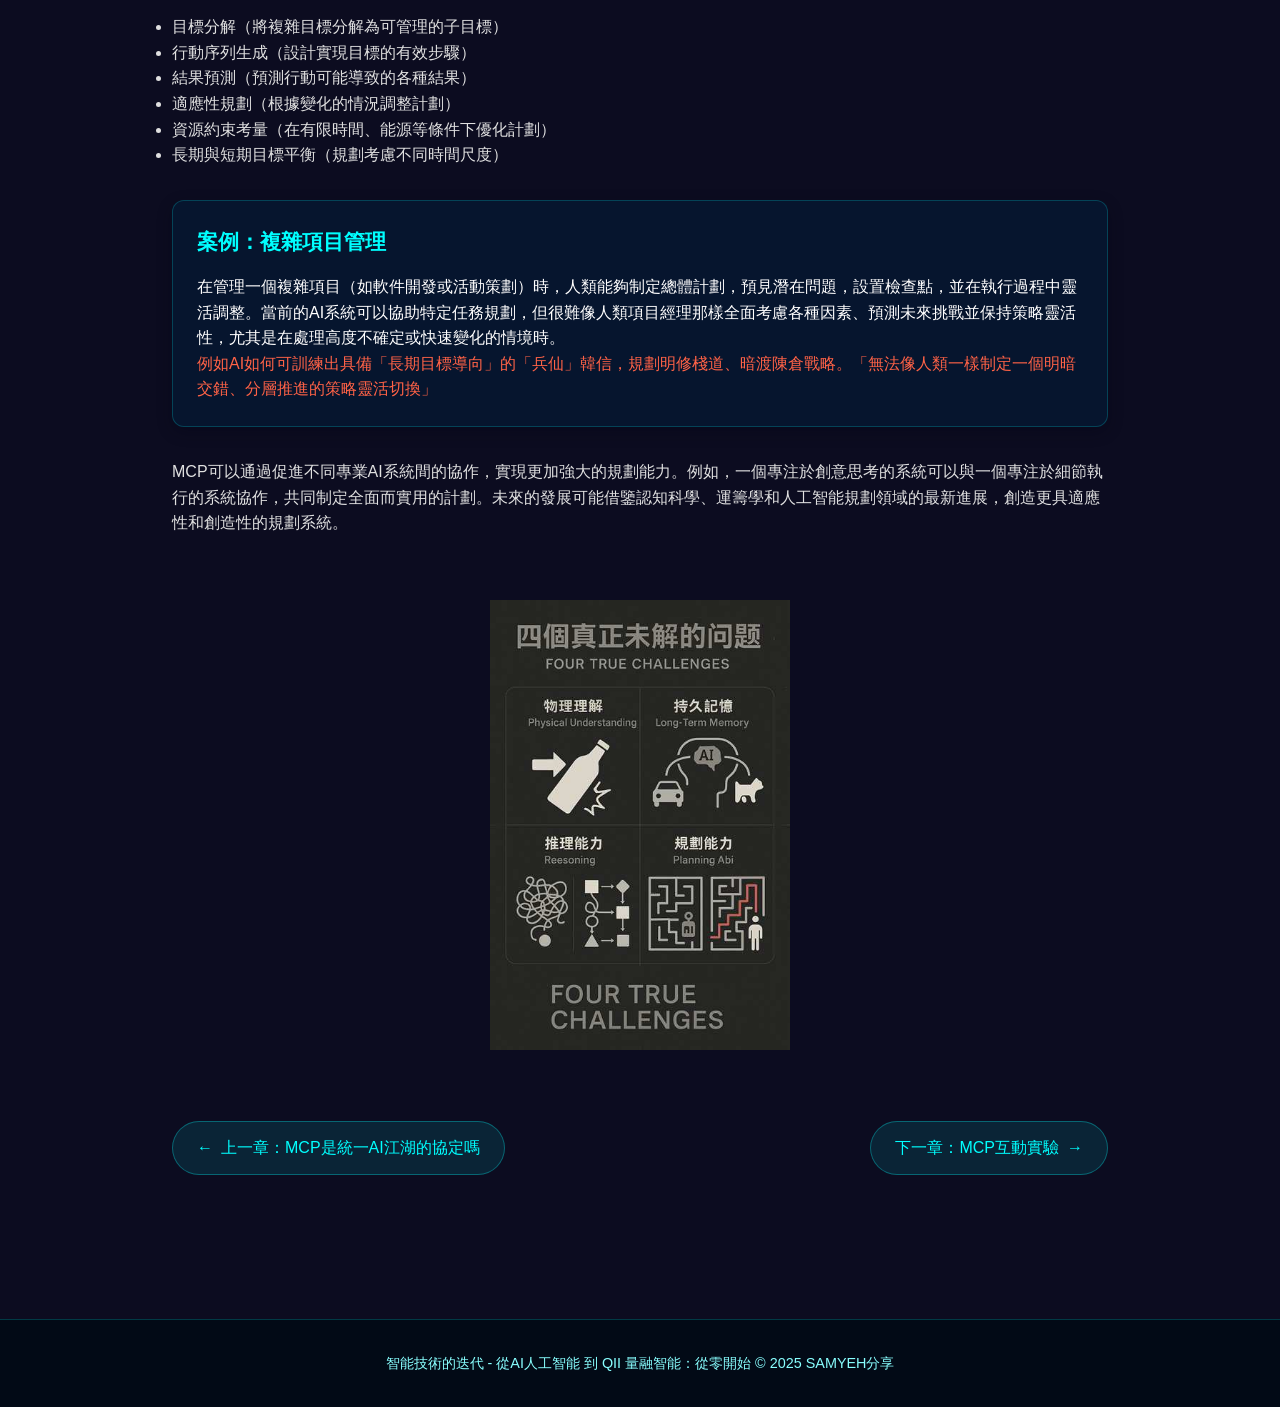
<file: chapter3.html>
<!DOCTYPE html>
<html lang="zh-TW">
<head>
  <meta charset="UTF-8">
  <meta name="viewport" content="width=device-width, initial-scale=1.0">
  <title>智能技術的迭代 - 從AI人工智能 到 QII 量融智能：從零開始</title>
  <link rel="stylesheet" href="styles.css">
</head>
<body>
  <div class="hud-overlay"></div>
  
  <nav>
      <div class="nav-container">
      <div class="logo">SAMYEH分享</div>
      <div class="nav-links">
        <a href="index.html">首頁</a>
        <a href="prologue.html">楔子</a>
        <a href="chapter1.html">科技通訊協定演進</a>
        <a href="chapter2.html">MCP是統一AI江湖的協定嗎</a>
        <a href="chapter3.html">AI技術的迭代</a>
        <a href="demo.html">MCP互動實驗</a>
      </div>
    </div>
  </nav>
  
  <section class="chapter-header">
    <div class="chapter-number">第三章</div>
    <h1 class="chapter-title">AI技術的迭代</h1>
    <p class="chapter-subtitle">如何加速整體人類社群在人工智慧領域的進展，朝「類人智能（Human-like Intelligence）」邁進。</p>
  </section>
  
  <div class="container">
    <section class="content-section">
      <h2 class="section-heading">走向類人智能的關鍵障礙</h2>
      <p class="content-paragraph">
        當我們審視人工智能的發展歷程，特別是近年來大型語言模型的爆發式成長，不難發現AI在某些方面已經展現了令人驚嘆的能力。然而，在追求真正的類人智能的道路上，仍然存在一些根本性的挑戰。這些挑戰不僅僅是技術實現上的難點，更是關乎AI是否能夠真正理解世界、記憶經歷、推理思考並實現目標的核心問題。
      </p>
      
      <div class="highlight-box">
        <h3 class="highlight-title">四大真正挑戰（FOUR TRUE CHALLENGES）</h3>
        <p>儘管當前AI技術已經取得了顯著進步，但要實現真正的類人智能，我們仍需突破物理理解、持久記憶、推理能力和規劃能力這四大核心挑戰。這些挑戰代表了人類智能的獨特特質，也是未來AI發展的關鍵突破點。</p>
      </div>
    </section>
    
    <section class="content-section">
      <h2 class="section-heading">第一大挑戰：物理理解（Physical Understanding）</h2>
      
      <div class="protocol-card">
        <h3 class="protocol-name">物理理解的核心問題</h3>
        <p class="protocol-desc">
          人類從嬰兒時期開始，就通過感知和交互來建立對物理世界的直覺理解。我們理解重力、摩擦力、物體的永久性、空間關係等物理概念，這些都是我們與世界互動的基礎。相比之下，即使是最先進的AI系統也缺乏這種深層次的物理理解。
        </p>
      </div>
      
      <p class="content-paragraph">
        物理理解不僅僅是知道物理公式或能夠描述物理現象，它還包括：
      </p>
      
      <ul class="content-paragraph">
        <li>物體持續性的理解（即使看不見物體，它仍然存在）</li>
        <li>因果關係的直覺把握（如推動一個物體會導致它移動）</li>
        <li>空間關係的理解（上下、左右、內外、遠近等）</li>
        <li>物理特性的認知（重量、質地、形狀如何影響物體行為）</li>
      </ul>
      
      <div class="highlight-box">
        <h3 class="highlight-title">案例：機器人抓取任務中的挑戰</h3>
        <p>
          一個看似簡單的任務——抓起一杯滿水的杯子——對人類來說極為自然，但對AI系統卻是巨大挑戰。人類直覺理解水會溢出、玻璃會碎、抓握力度需適中等因素，並自然地調整動作。AI需要明確的程序或大量訓練數據才能學習這些"常識"，而且往往無法泛化到新情況。
        </p>
	  <p style="color:Tomato;">例如2025年宇樹人形機器人全球首次完成側空翻動作及眾擎科技人形機器人全球首次完成前空翻動作，這是物理因果理解 + 動作控制協同「初階物理直覺」</p>
      </div>
      
      <p class="content-paragraph">
        MCP可以在物理理解挑戰中發揮作用，通過允許不同專精於物理世界不同方面的AI系統共享它們的"理解"，從而逐步建立更全面的物理世界模型。但真正的突破可能需要結合實體交互、多模態感知和新型的知識表示方法。
      </p>
    </section>
    
    <section class="content-section">
      <h2 class="section-heading">第二大挑戰：持久記憶（Long-Term Memory）</h2>
      
      <div class="protocol-card">
        <h3 class="protocol-name">持久記憶的核心問題</h3>
        <p class="protocol-desc">
          人類不僅能夠儲存大量記憶，更重要的是能夠根據相關性、情境和重要性來組織、更新和檢索這些記憶。而目前的AI系統雖然能夠處理大量資料，但在建立連貫、持久且能動態更新的記憶系統方面仍然面臨巨大挑戰。
        </p>
      </div>
      
      <p class="content-paragraph">
        持久記憶挑戰包括但不限於：
      </p>
      
      <ul class="content-paragraph">
        <li>記憶的選擇性（區分重要與不重要資訊）</li>
        <li>記憶的組織（以多種方式連接和關聯資訊）</li>
        <li>記憶的更新（融合新資訊，解決衝突）</li>
        <li>情境相關的檢索（在適當時機回憶相關資訊）</li>
        <li>個人經歷的連續性（建立自我連貫的歷史）</li>
      </ul>
      
      <div class="highlight-box">
        <h3 class="highlight-title">案例：對話助手的記憶局限</h3>
        <p>
          當今的對話AI系統通常被限制在單一對話或有限的上下文窗口中。即使是最先進的系統，也很難記住數周前的對話細節或將不同對話中的資訊聯繫起來。相比之下，人類可以輕鬆回憶多年前的對話，並將不同時間、地點獲得的資訊整合起來理解問題。
        </p>
	  <p style="color:Tomato;">例如子曰：「溫故而知新，可以為師矣」。如果AI不能擁有長期記憶，就無法「成長」或「反思」。</p>
      </div>
      
      <p class="content-paragraph">
        MCP可以通過提供結構化的方式來共享和保留上下文資訊，部分緩解記憶問題。然而，真正解決持久記憶挑戰可能需要開發新型的記憶架構，結合神經網絡與符號記憶系統，以實現更人性化的記憶組織與提取機制。
      </p>
    </section>
    
    <section class="content-section">
      <h2 class="section-heading">第三大挑戰：推理能力（Reasoning）</h2>
      
      <div class="protocol-card">
        <h3 class="protocol-name">推理能力的核心問題</h3>
        <p class="protocol-desc">
          推理是智能的核心特徵之一，包括從已知事實推導新結論、理解因果關係、進行抽象思考等能力。雖然當前的AI系統在某些特定領域的推理任務上表現出色，但其推理能力仍然缺乏人類推理的靈活性、適應性和創造性。
        </p>
      </div>
      
      <p class="content-paragraph">
        推理能力的挑戰包括：
      </p>
      
      <ul class="content-paragraph">
        <li>邏輯推理（從前提得出有效結論）</li>
        <li>因果推理（理解事件間的因果關係）</li>
        <li>反事實推理（思考"如果...會怎樣"的假設情況）</li>
        <li>類比推理（識別不同領域間的相似模式）</li>
        <li>常識推理（利用未明確陳述的背景知識）</li>
      </ul>
      
      <div class="highlight-box">
        <h3 class="highlight-title">案例：多步驟科學問題解決</h3>
        <p>
          在解決需要多步驟推理的科學問題時，人類專家能夠綜合運用領域知識、基本原理和直覺，找出解決路徑。儘管AI在特定領域的問題解決上取得了進展，但當問題需要跨領域知識整合或創新思路時，AI系統往往無法像人類那樣靈活思考，容易在推理鏈中出現錯誤或無法找到突破口。</p>
	    <p style="color:Tomato;">例如空城計鳥盡弓藏兔死狗烹，「推理他人的推理」，也就是 心智遞迴（Recursive Theory of Mind Reasoning）。「心智理論式推理（Theory of Mind Reasoning）」</p>

      </div>
      
      <p class="content-paragraph">
        MCP可以通過將複雜推理任務分解為多個AI系統協作完成的步驟，并明確傳遞每一步的推理過程，來改善整體推理能力。未來突破可能來自於更好的推理方法，如將神經網絡與符號推理系統結合，或開發專門優化推理能力的AI架構。
      </p>
    </section>
    
    <section class="content-section">
      <h2 class="section-heading">第四大挑戰：規劃能力（Planning Ability）</h2>
      
      <div class="protocol-card">
        <h3 class="protocol-name">規劃能力的核心問題</h3>
        <p class="protocol-desc">
          規劃是指制定和執行多步驟行動以達成目標的能力，這需要預測行動的後果、適應變化的環境，並在遇到障礙時調整計劃。人類的規劃能力極為靈活，能夠處理高度不確定性和複雜情境，而AI系統在開放、動態環境中的規劃能力仍然有限。
        </p>	 
      </div>
      
      <p class="content-paragraph">
        規劃能力的挑戰包括：
      </p>
      
      <ul class="content-paragraph">
        <li>目標分解（將複雜目標分解為可管理的子目標）</li>
        <li>行動序列生成（設計實現目標的有效步驟）</li>
        <li>結果預測（預測行動可能導致的各種結果）</li>
        <li>適應性規劃（根據變化的情況調整計劃）</li>
        <li>資源約束考量（在有限時間、能源等條件下優化計劃）</li>
        <li>長期與短期目標平衡（規劃考慮不同時間尺度）</li>
      </ul>
      
      <div class="highlight-box">
        <h3 class="highlight-title">案例：複雜項目管理</h3>
        <p>
          在管理一個複雜項目（如軟件開發或活動策劃）時，人類能夠制定總體計劃，預見潛在問題，設置檢查點，並在執行過程中靈活調整。當前的AI系統可以協助特定任務規劃，但很難像人類項目經理那樣全面考慮各種因素、預測未來挑戰並保持策略靈活性，尤其是在處理高度不確定或快速變化的情境時。
        </p>
	   <p style="color:Tomato;">例如AI如何可訓練出具備「長期目標導向」的「兵仙」韓信，規劃明修棧道、暗渡陳倉戰略。「無法像人類一樣制定一個明暗交錯、分層推進的策略靈活切換」</p>
      </div>
      
      <p class="content-paragraph">
        MCP可以通過促進不同專業AI系統間的協作，實現更加強大的規劃能力。例如，一個專注於創意思考的系統可以與一個專注於細節執行的系統協作，共同制定全面而實用的計劃。未來的發展可能借鑒認知科學、運籌學和人工智能規劃領域的最新進展，創造更具適應性和創造性的規劃系統。
      </p>
    </section>
	        <div style="display: flex; flex-direction: column; align-items: center; margin-bottom: 30px;">
          <div class="device-image-container">
            <img src="4issues.jpg" width="300" alt="四個挑戰" class="device-image"/>
            </div>
        </div>
    <div class="chapter-navigation">
      <a href="chapter2.html" class="nav-button prev-button">上一章：MCP是統一AI江湖的協定嗎</a>
      <a href="demo.html" class="nav-button next-button">下一章：MCP互動實驗</a>
    </div>
  </div>
  <footer>
    <p class="footer-text">智能技術的迭代 - 從AI人工智能 到 QII 量融智能：從零開始 &copy; 2025 SAMYEH分享</p>
  </footer>
  <script src="common.js"></script>
</body>
</html>
</file>
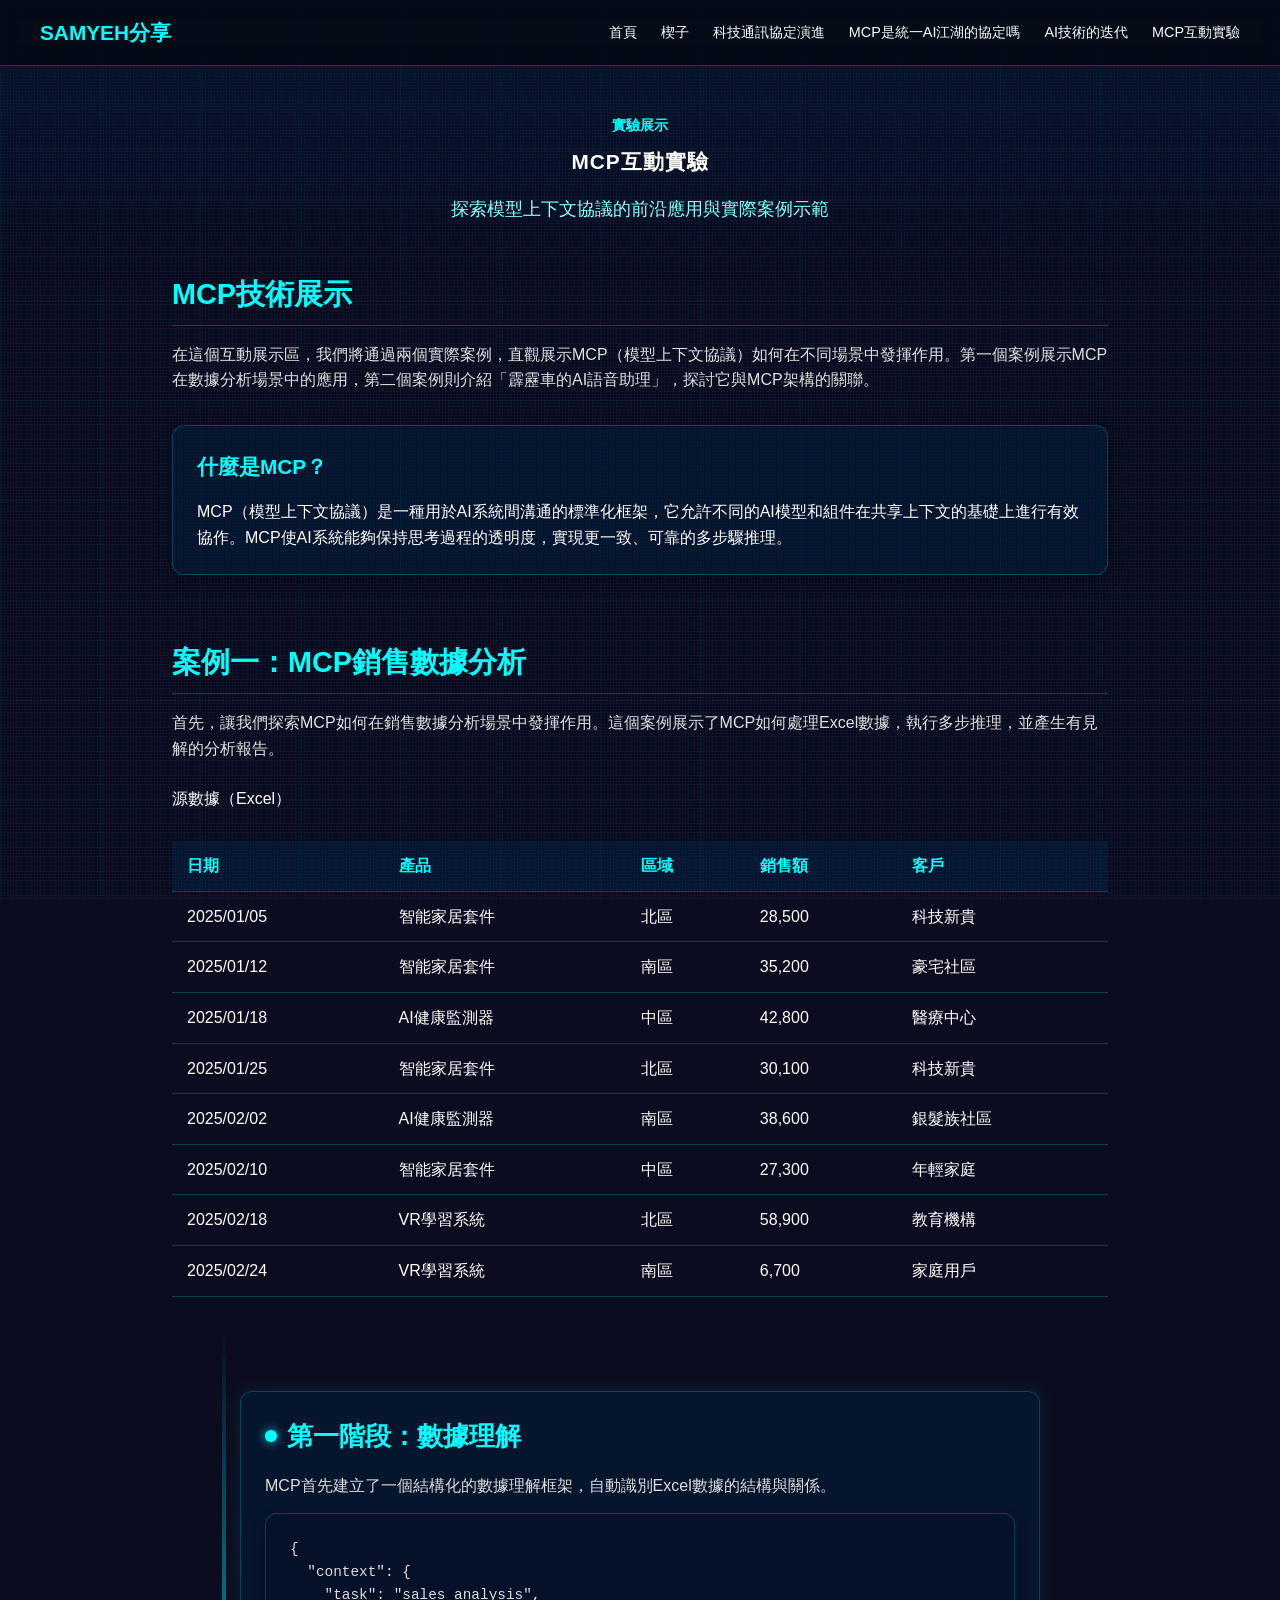
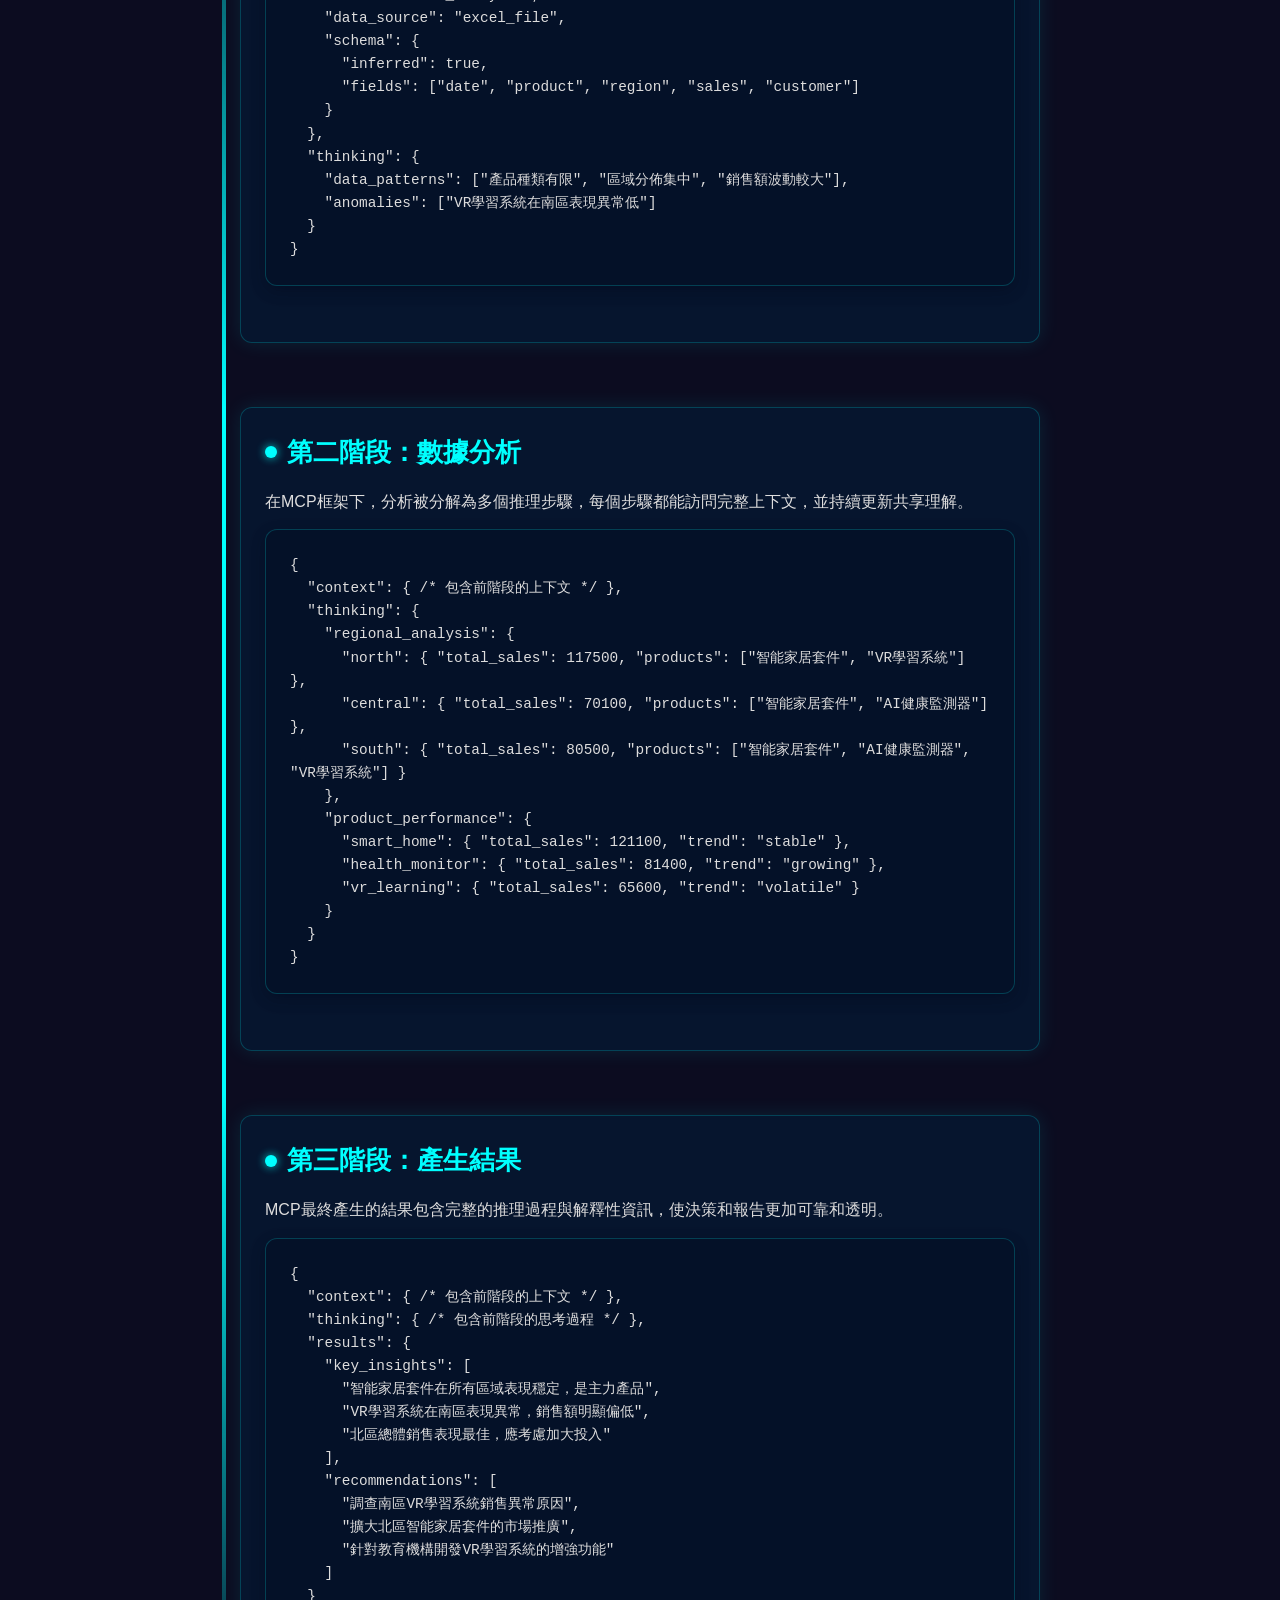
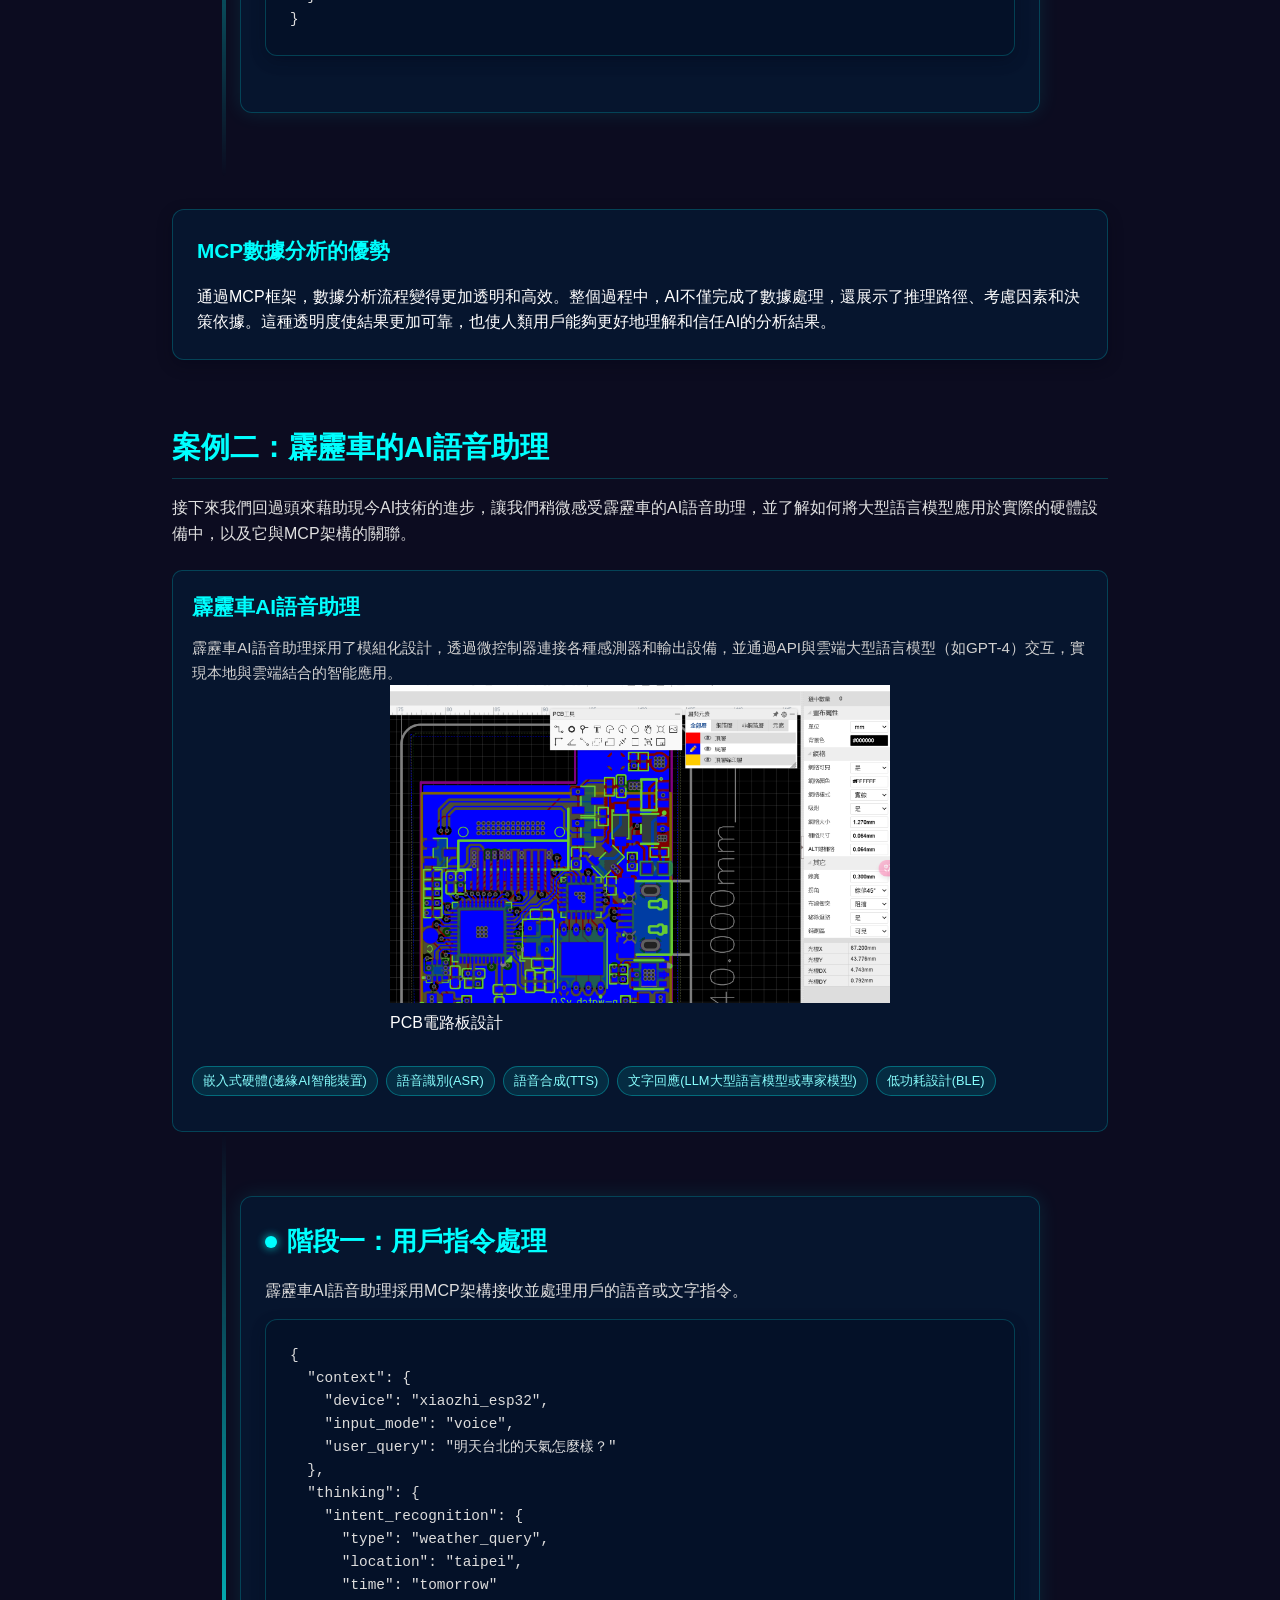
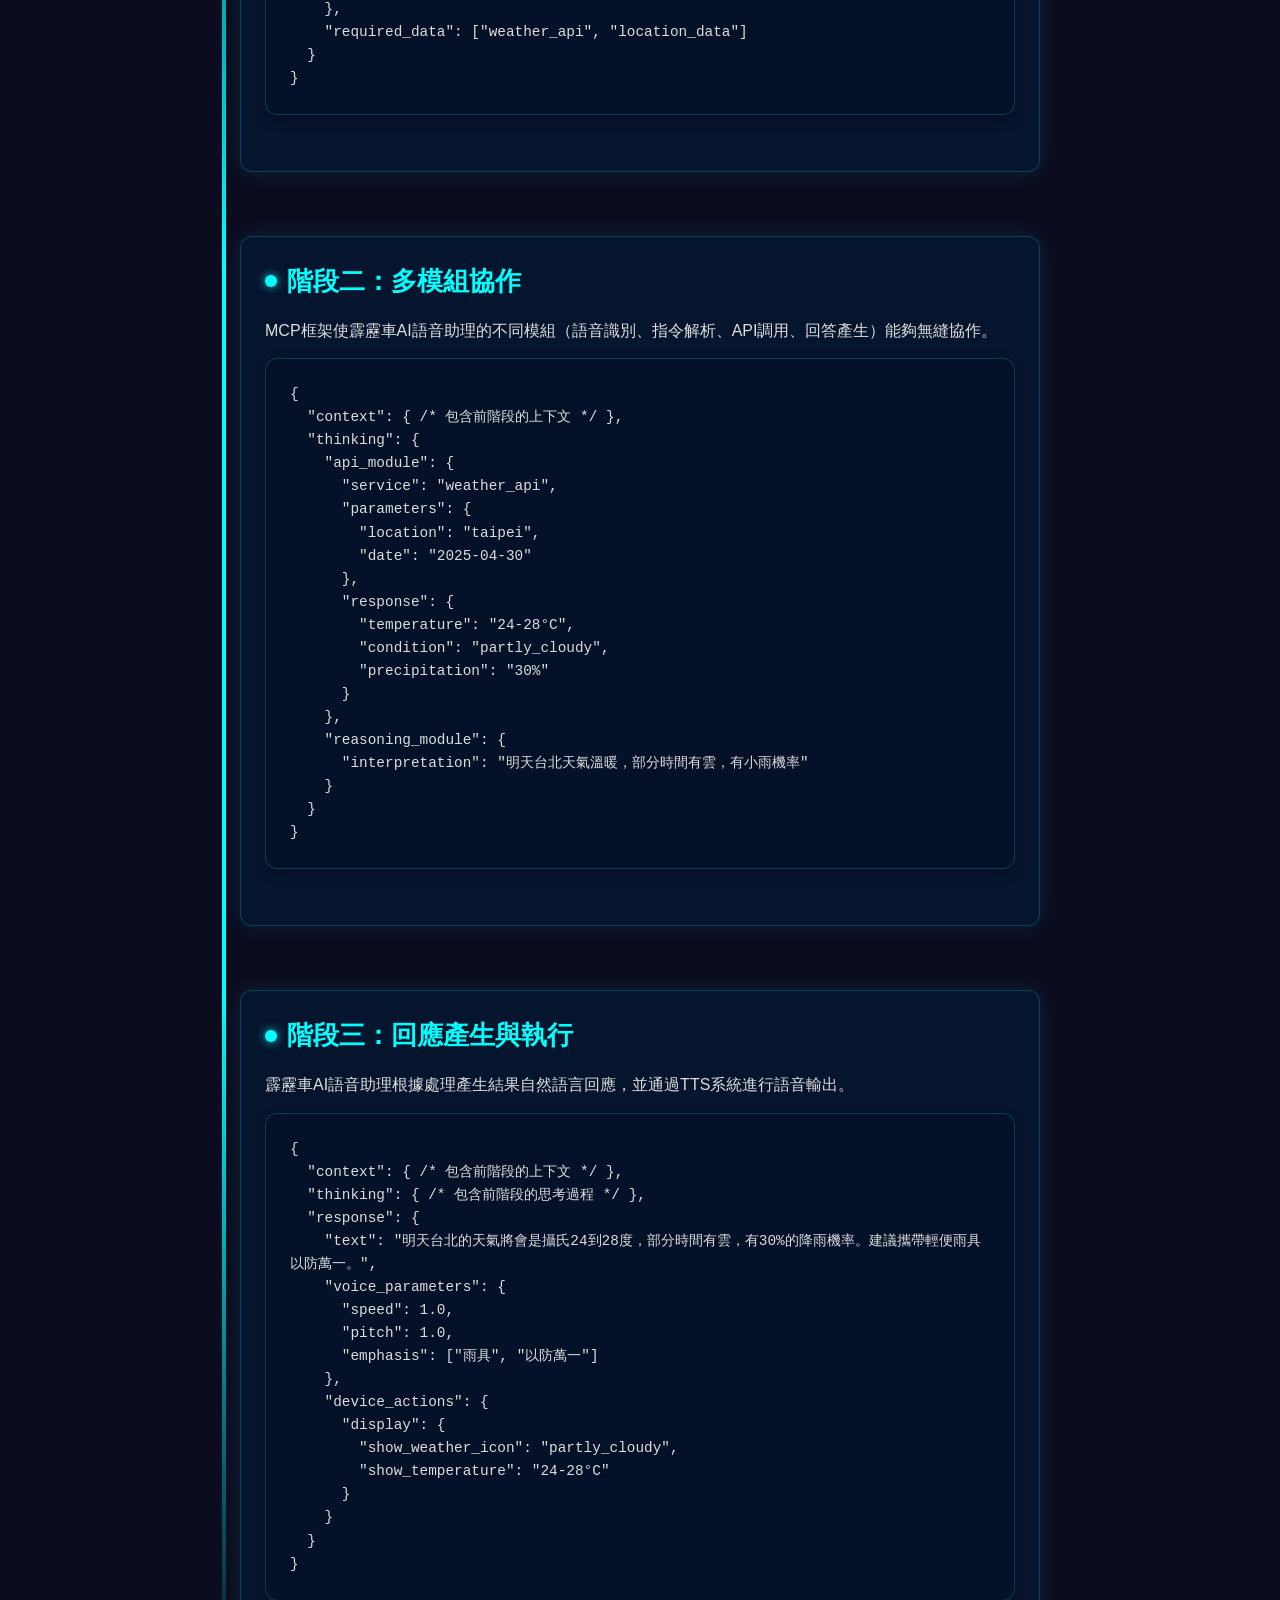
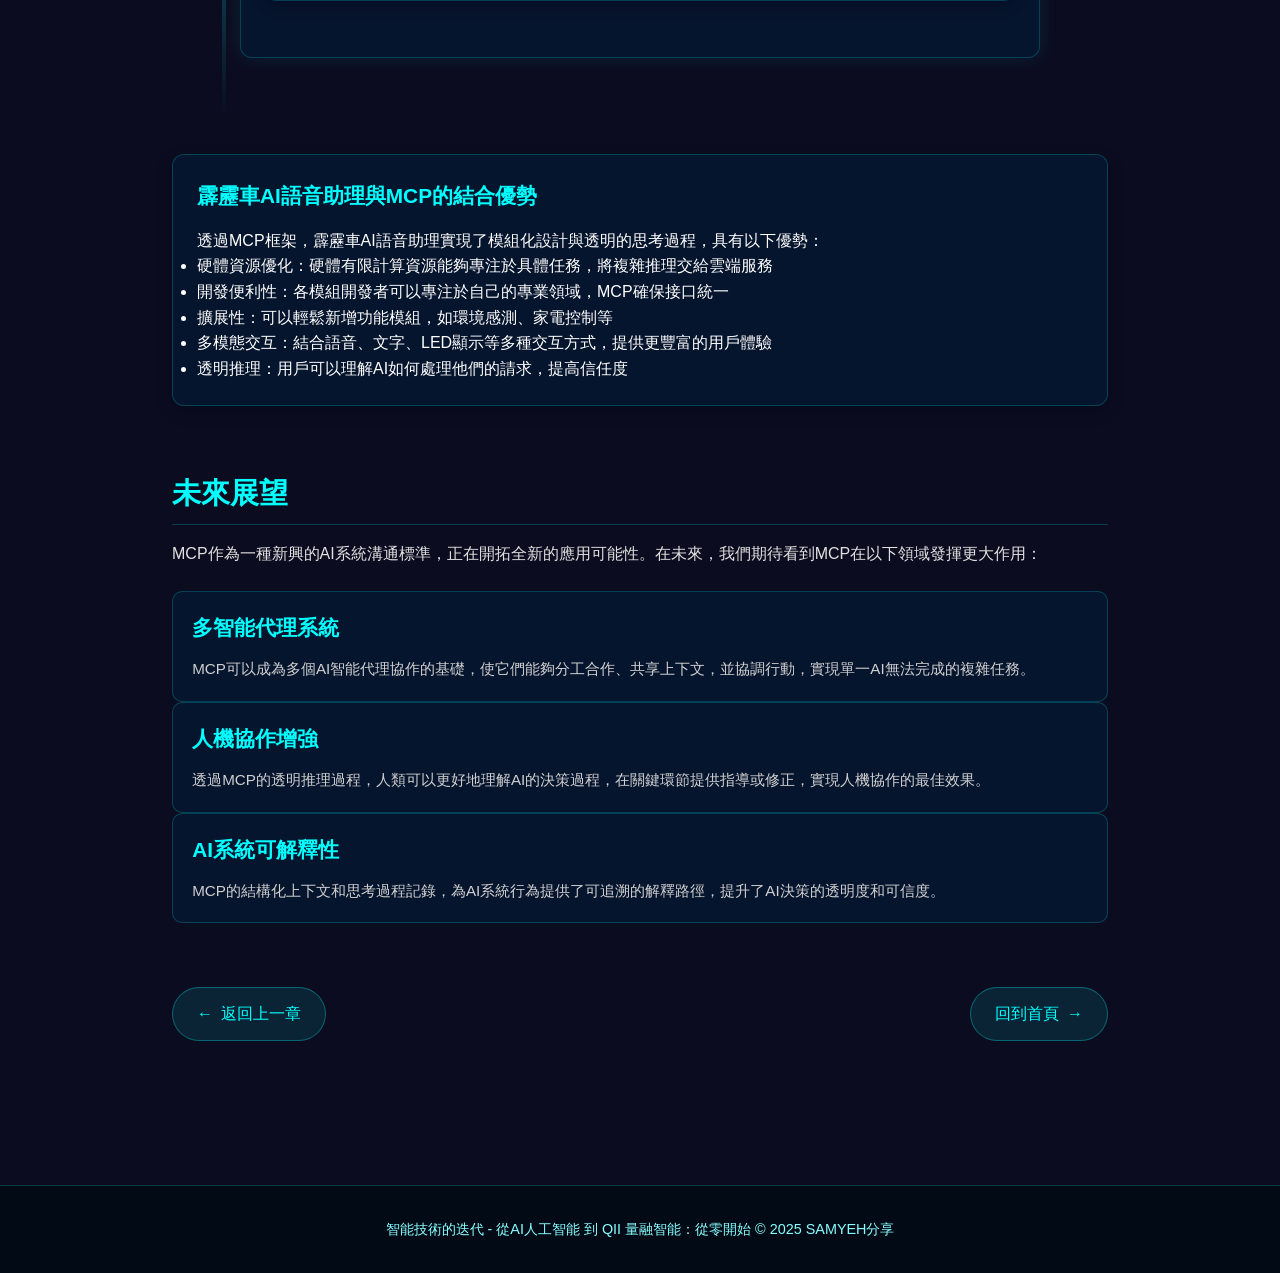
<file: demo.html>
<!DOCTYPE html>
<html lang="zh-TW">
<head>
  <meta charset="UTF-8">
  <meta name="viewport" content="width=device-width, initial-scale=1.0">
  <title>智能技術的迭代 - 從AI人工智能 到 QII 量融智能：從零開始</title>
  <link rel="stylesheet" href="styles.css">
</head>
<body>
  <div class="hud-overlay"></div>
  
  <nav>
      <div class="nav-container">
      <div class="logo">SAMYEH分享</div>
      <div class="nav-links">
        <a href="index.html">首頁</a>
        <a href="prologue.html">楔子</a>
        <a href="chapter1.html">科技通訊協定演進</a>
        <a href="chapter2.html">MCP是統一AI江湖的協定嗎</a>
        <a href="chapter3.html">AI技術的迭代</a>
        <a href="demo.html">MCP互動實驗</a>
      </div>
    </div>
  </nav>
  
  <div class="chapter-header">
    <div class="chapter-number">實驗展示</div>
    <h1 class="chapter-title">MCP互動實驗</h1>
    <p class="chapter-subtitle">探索模型上下文協議的前沿應用與實際案例示範</p>
  </div>
  
  <div class="container">
    <section class="content-section">
      <h2 class="section-heading">MCP技術展示</h2>
      <p class="content-paragraph">
        在這個互動展示區，我們將通過兩個實際案例，直觀展示MCP（模型上下文協議）如何在不同場景中發揮作用。第一個案例展示MCP在數據分析場景中的應用，第二個案例則介紹「霹靂車的AI語音助理」，探討它與MCP架構的關聯。
      </p>
      
      <div class="highlight-box">
        <h3 class="highlight-title">什麼是MCP？</h3>
        <p>
          MCP（模型上下文協議）是一種用於AI系統間溝通的標準化框架，它允許不同的AI模型和組件在共享上下文的基礎上進行有效協作。MCP使AI系統能夠保持思考過程的透明度，實現更一致、可靠的多步驟推理。
        </p>
      </div>
    </section>
    
    <section class="content-section">
      <h2 class="section-heading">案例一：MCP銷售數據分析</h2>
      <p class="content-paragraph">
        首先，讓我們探索MCP如何在銷售數據分析場景中發揮作用。這個案例展示了MCP如何處理Excel數據，執行多步推理，並產生有見解的分析報告。
      </p>
      
      <div class="demo-container">
        <div class="panel">
          <div class="panel-header">
            源數據（Excel）
          </div>
          <div class="panel-content">
            <div style="overflow-x: auto;">
              <table class="demo-table">
                <thead>
                  <tr>
                    <th>日期</th>
                    <th>產品</th>
                    <th>區域</th>
                    <th>銷售額</th>
                    <th>客戶</th>
                  </tr>
                </thead>
                <tbody>
                  <tr>
                    <td>2025/01/05</td>
                    <td>智能家居套件</td>
                    <td>北區</td>
                    <td>28,500</td>
                    <td>科技新貴</td>
                  </tr>
                  <tr>
                    <td>2025/01/12</td>
                    <td>智能家居套件</td>
                    <td>南區</td>
                    <td>35,200</td>
                    <td>豪宅社區</td>
                  </tr>
                  <tr>
                    <td>2025/01/18</td>
                    <td>AI健康監測器</td>
                    <td>中區</td>
                    <td>42,800</td>
                    <td>醫療中心</td>
                  </tr>
                  <tr>
                    <td>2025/01/25</td>
                    <td>智能家居套件</td>
                    <td>北區</td>
                    <td>30,100</td>
                    <td>科技新貴</td>
                  </tr>
                  <tr>
                    <td>2025/02/02</td>
                    <td>AI健康監測器</td>
                    <td>南區</td>
                    <td>38,600</td>
                    <td>銀髮族社區</td>
                  </tr>
                  <tr>
                    <td>2025/02/10</td>
                    <td>智能家居套件</td>
                    <td>中區</td>
                    <td>27,300</td>
                    <td>年輕家庭</td>
                  </tr>
                  <tr>
                    <td>2025/02/18</td>
                    <td>VR學習系統</td>
                    <td>北區</td>
                    <td>58,900</td>
                    <td>教育機構</td>
                  </tr>
                  <tr>
                    <td>2025/02/24</td>
                    <td>VR學習系統</td>
                    <td>南區</td>
                    <td>6,700</td>
                    <td>家庭用戶</td>
                  </tr>
                </tbody>
              </table>
            </div>
          </div>
        </div>
      </div>
      
      <div class="timeline-container">
        <div class="timeline-card">
          <div class="timeline-year">第一階段：數據理解</div>
          <div class="timeline-description">
            MCP首先建立了一個結構化的數據理解框架，自動識別Excel數據的結構與關係。
            <div class="highlight-box" style="margin-top: 15px; background: rgba(0,10,30,0.3); font-family: monospace; font-size: 0.9rem;">
              <pre style="color: #ddd; white-space: pre-wrap;">
{
  "context": {
    "task": "sales_analysis",
    "data_source": "excel_file",
    "schema": {
      "inferred": true,
      "fields": ["date", "product", "region", "sales", "customer"]
    }
  },
  "thinking": {
    "data_patterns": ["產品種類有限", "區域分佈集中", "銷售額波動較大"],
    "anomalies": ["VR學習系統在南區表現異常低"]
  }
}</pre>
            </div>
          </div>
        </div>
        
        <div class="timeline-card">
          <div class="timeline-year">第二階段：數據分析</div>
          <div class="timeline-description">
            在MCP框架下，分析被分解為多個推理步驟，每個步驟都能訪問完整上下文，並持續更新共享理解。
            <div class="highlight-box" style="margin-top: 15px; background: rgba(0,10,30,0.3); font-family: monospace; font-size: 0.9rem;">
              <pre style="color: #ddd; white-space: pre-wrap;">
{
  "context": { /* 包含前階段的上下文 */ },
  "thinking": {
    "regional_analysis": {
      "north": { "total_sales": 117500, "products": ["智能家居套件", "VR學習系統"] },
      "central": { "total_sales": 70100, "products": ["智能家居套件", "AI健康監測器"] },
      "south": { "total_sales": 80500, "products": ["智能家居套件", "AI健康監測器", "VR學習系統"] }
    },
    "product_performance": {
      "smart_home": { "total_sales": 121100, "trend": "stable" },
      "health_monitor": { "total_sales": 81400, "trend": "growing" },
      "vr_learning": { "total_sales": 65600, "trend": "volatile" }
    }
  }
}</pre>
            </div>
          </div>
        </div>
        
        <div class="timeline-card">
          <div class="timeline-year">第三階段：產生結果</div>
          <div class="timeline-description">
            MCP最終產生的結果包含完整的推理過程與解釋性資訊，使決策和報告更加可靠和透明。
            <div class="highlight-box" style="margin-top: 15px; background: rgba(0,10,30,0.3); font-family: monospace; font-size: 0.9rem;">
              <pre style="color: #ddd; white-space: pre-wrap;">
{
  "context": { /* 包含前階段的上下文 */ },
  "thinking": { /* 包含前階段的思考過程 */ },
  "results": {
    "key_insights": [
      "智能家居套件在所有區域表現穩定，是主力產品",
      "VR學習系統在南區表現異常，銷售額明顯偏低",
      "北區總體銷售表現最佳，應考慮加大投入"
    ],
    "recommendations": [
      "調查南區VR學習系統銷售異常原因",
      "擴大北區智能家居套件的市場推廣",
      "針對教育機構開發VR學習系統的增強功能"
    ]
  }
}</pre>
            </div>
          </div>
        </div>
      </div>
      
      <div class="highlight-box">
        <h3 class="highlight-title">MCP數據分析的優勢</h3>
        <p>
          通過MCP框架，數據分析流程變得更加透明和高效。整個過程中，AI不僅完成了數據處理，還展示了推理路徑、考慮因素和決策依據。這種透明度使結果更加可靠，也使人類用戶能夠更好地理解和信任AI的分析結果。
        </p>
      </div>
    </section>
    
    <section class="content-section">
      <h2 class="section-heading">案例二：霹靂車的AI語音助理</h2>
      <p class="content-paragraph">
        接下來我們回過頭來藉助現今AI技術的進步，讓我們稍微感受霹靂車的AI語音助理，並了解如何將大型語言模型應用於實際的硬體設備中，以及它與MCP架構的關聯。
      </p>
      
   <div class="xiaozhi-card">
          
        <div class="protocol-card">
          <h3 class="protocol-name">霹靂車AI語音助理</h3>
          <p class="protocol-desc">
           霹靂車AI語音助理採用了模組化設計，透過微控制器連接各種感測器和輸出設備，並通過API與雲端大型語言模型（如GPT-4）交互，實現本地與雲端結合的智能應用。
          </p>
                  <div style="display: flex; flex-direction: column; align-items: center; margin-bottom: 30px;">
          <div class="zoomable-image">
            <img src="layout.png"  width="500" alt="PCB Layout" class="device-image"/>
            <div class="image-caption">PCB電路板設計</div>
          </div>
        </div>
          <div class="tech-list">
            <span class="tech-tag">嵌入式硬體(邊緣AI智能裝置)</span>
            <span class="tech-tag">語音識別(ASR)</span>
            <span class="tech-tag">語音合成(TTS)</span>
            <span class="tech-tag">文字回應(LLM大型語言模型或專家模型)</span>
            <span class="tech-tag">低功耗設計(BLE)</span>
          </div>
        </div>
      </div>
      
      <div class="timeline-container">
        <div class="timeline-card">
          <div class="timeline-year">階段一：用戶指令處理</div>
          <div class="timeline-description">
            霹靂車AI語音助理採用MCP架構接收並處理用戶的語音或文字指令。
            <div class="highlight-box" style="margin-top: 15px; background: rgba(0,10,30,0.3); font-family: monospace; font-size: 0.9rem;">
              <pre style="color: #ddd; white-space: pre-wrap;">
{
  "context": {
    "device": "xiaozhi_esp32",
    "input_mode": "voice",
    "user_query": "明天台北的天氣怎麼樣？"
  },
  "thinking": {
    "intent_recognition": {
      "type": "weather_query",
      "location": "taipei",
      "time": "tomorrow"
    },
    "required_data": ["weather_api", "location_data"]
  }
}</pre>
            </div>
          </div>
        </div>
        
        <div class="timeline-card">
          <div class="timeline-year">階段二：多模組協作</div>
          <div class="timeline-description">
            MCP框架使霹靂車AI語音助理的不同模組（語音識別、指令解析、API調用、回答產生）能夠無縫協作。
            <div class="highlight-box" style="margin-top: 15px; background: rgba(0,10,30,0.3); font-family: monospace; font-size: 0.9rem;">
              <pre style="color: #ddd; white-space: pre-wrap;">
{
  "context": { /* 包含前階段的上下文 */ },
  "thinking": {
    "api_module": {
      "service": "weather_api",
      "parameters": {
        "location": "taipei",
        "date": "2025-04-30"
      },
      "response": {
        "temperature": "24-28°C",
        "condition": "partly_cloudy",
        "precipitation": "30%"
      }
    },
    "reasoning_module": {
      "interpretation": "明天台北天氣溫暖，部分時間有雲，有小雨機率"
    }
  }
}</pre>
            </div>
          </div>
        </div>
        
        <div class="timeline-card">
          <div class="timeline-year">階段三：回應產生與執行</div>
          <div class="timeline-description">
            霹靂車AI語音助理根據處理產生結果自然語言回應，並通過TTS系統進行語音輸出。
            <div class="highlight-box" style="margin-top: 15px; background: rgba(0,10,30,0.3); font-family: monospace; font-size: 0.9rem;">
              <pre style="color: #ddd; white-space: pre-wrap;">
{
  "context": { /* 包含前階段的上下文 */ },
  "thinking": { /* 包含前階段的思考過程 */ },
  "response": {
    "text": "明天台北的天氣將會是攝氏24到28度，部分時間有雲，有30%的降雨機率。建議攜帶輕便雨具以防萬一。",
    "voice_parameters": {
      "speed": 1.0,
      "pitch": 1.0,
      "emphasis": ["雨具", "以防萬一"]
    },
    "device_actions": {
      "display": {
        "show_weather_icon": "partly_cloudy",
        "show_temperature": "24-28°C"
      }
    }
  }
}</pre>
            </div>
          </div>
        </div>
      </div>
      
      <div class="highlight-box">
        <h3 class="highlight-title">霹靂車AI語音助理與MCP的結合優勢</h3>
        <p>
          透過MCP框架，霹靂車AI語音助理實現了模組化設計與透明的思考過程，具有以下優勢：
        </p>
        <ul>
          <li>硬體資源優化：硬體有限計算資源能夠專注於具體任務，將複雜推理交給雲端服務</li>
          <li>開發便利性：各模組開發者可以專注於自己的專業領域，MCP確保接口統一</li>
          <li>擴展性：可以輕鬆新增功能模組，如環境感測、家電控制等</li>
          <li>多模態交互：結合語音、文字、LED顯示等多種交互方式，提供更豐富的用戶體驗</li>
          <li>透明推理：用戶可以理解AI如何處理他們的請求，提高信任度</li>
        </ul>
      </div>
    </section>
    
 
    
    <section class="content-section">
      <h2 class="section-heading">未來展望</h2>
      <p class="content-paragraph">
        MCP作為一種新興的AI系統溝通標準，正在開拓全新的應用可能性。在未來，我們期待看到MCP在以下領域發揮更大作用：
      </p>
      
      <div class="protocol-card">
        <h3 class="protocol-name">多智能代理系統</h3>
        <p class="protocol-desc">
          MCP可以成為多個AI智能代理協作的基礎，使它們能夠分工合作、共享上下文，並協調行動，實現單一AI無法完成的複雜任務。
        </p>
      </div>
      
      <div class="protocol-card">
        <h3 class="protocol-name">人機協作增強</h3>
        <p class="protocol-desc">
          透過MCP的透明推理過程，人類可以更好地理解AI的決策過程，在關鍵環節提供指導或修正，實現人機協作的最佳效果。
        </p>
      </div>
      
      <div class="protocol-card">
        <h3 class="protocol-name">AI系統可解釋性</h3>
        <p class="protocol-desc">
          MCP的結構化上下文和思考過程記錄，為AI系統行為提供了可追溯的解釋路徑，提升了AI決策的透明度和可信度。
        </p>
      </div>
    </section>
    
    <div class="chapter-navigation">
      <a href="chapter3.html" class="nav-button prev-button">返回上一章</a>
      <a href="index.html" class="nav-button next-button">回到首頁</a>
    </div>
  </div>
  
  <footer>
    <p class="footer-text">智能技術的迭代 - 從AI人工智能 到 QII 量融智能：從零開始 &copy; 2025 SAMYEH分享</p>
  </footer>
  <!-- Modal 放大圖顯示區 -->
<div id="imageModal" class="modal">
  <img class="modal-content" id="modalImage" />
</div>

<script>
  document.querySelectorAll('.zoomable-image img').forEach(img => {
    img.addEventListener('click', function () {
      const modal = document.getElementById("imageModal");
      const modalImg = document.getElementById("modalImage");
      modal.style.display = "block";
      modalImg.src = this.src;
    });
  });

  document.getElementById("imageModal").addEventListener('click', function () {
    this.style.display = "none";
  });
</script>
  <!-- 引入外部 JavaScript -->
  <script src="common.js"></script>
</body>
</html>
</file>
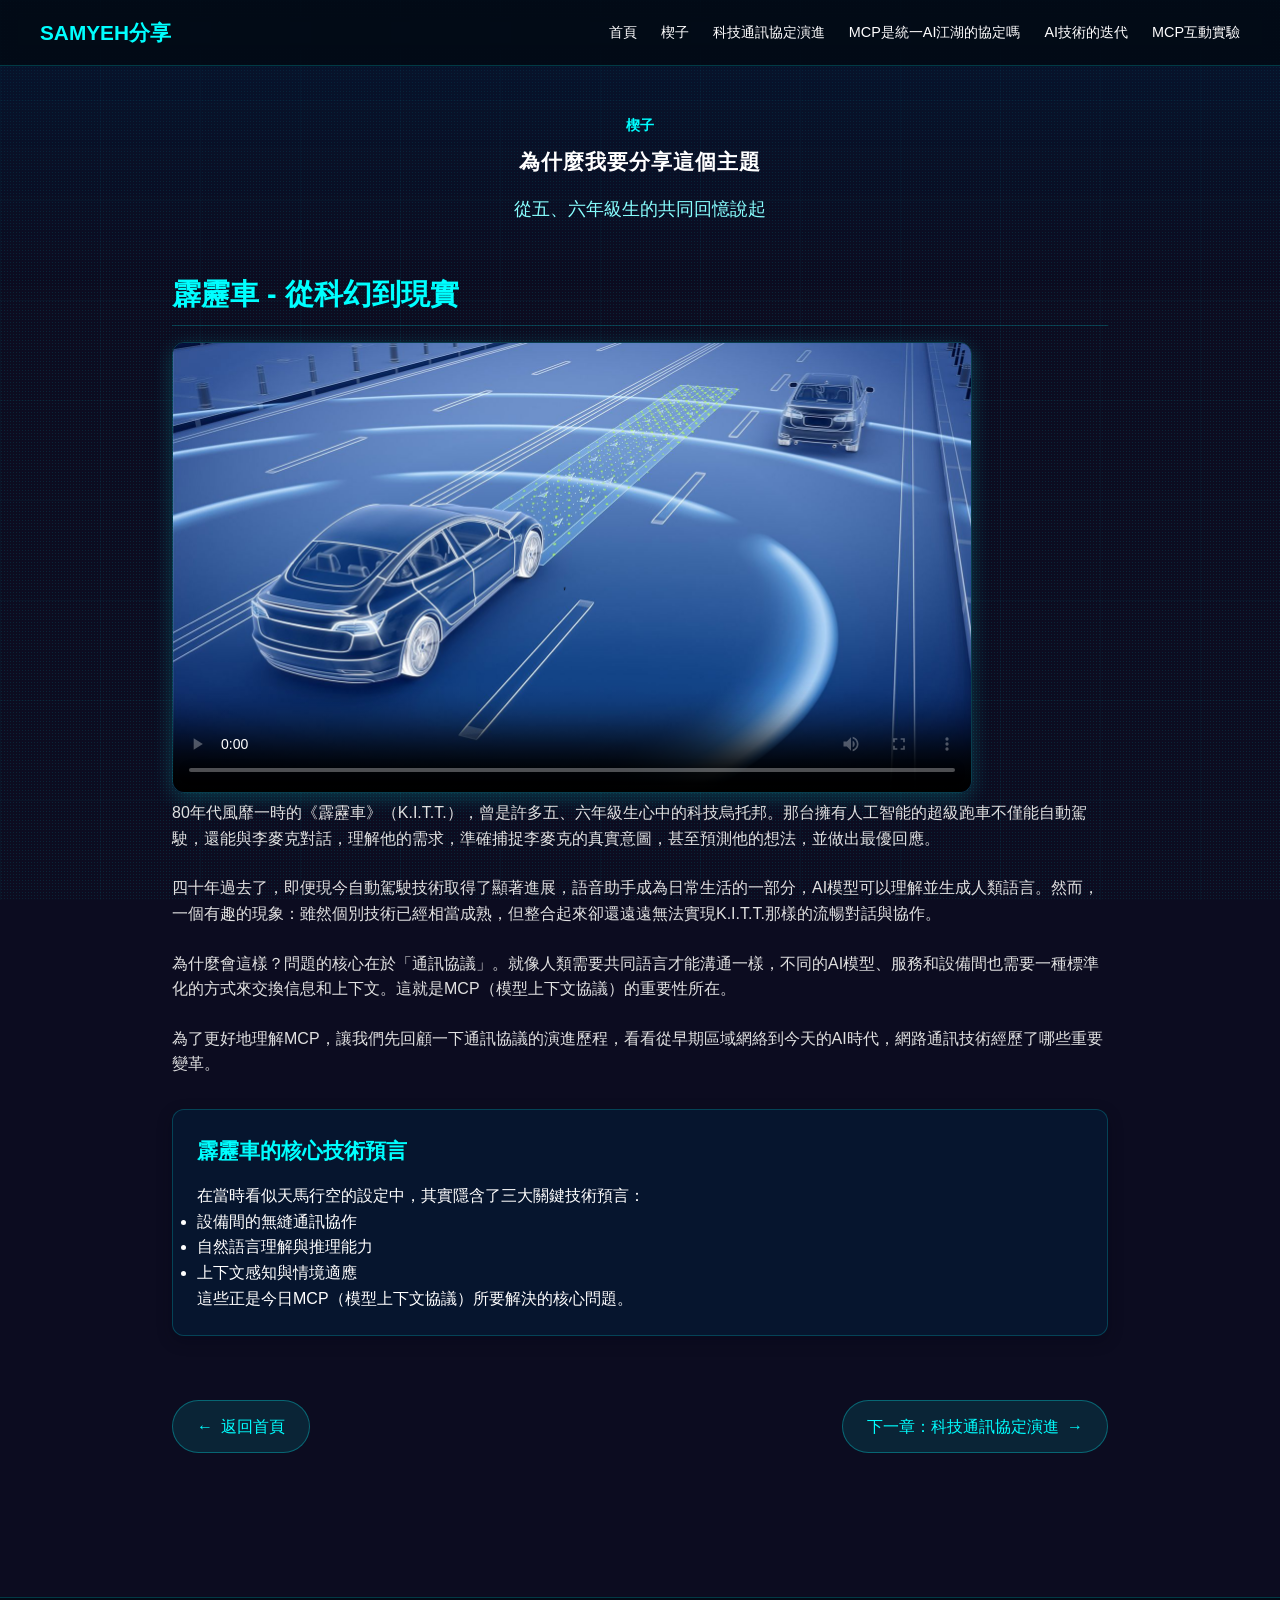
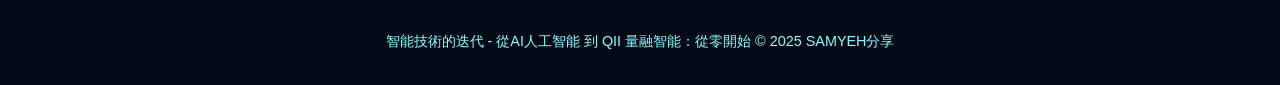
<file: prologue.html>
<!DOCTYPE html>
<html lang="zh-TW">
<head>
  <meta charset="UTF-8">
  <meta name="viewport" content="width=device-width, initial-scale=1.0">
  <title>智能技術的迭代 - 從AI人工智能 到 QII 量融智能：從零開始</title>
  <link rel="stylesheet" href="styles.css">
</head>
<body>
  <div class="hud-overlay"></div>
  
  <nav>
     <div class="nav-container">
      <div class="logo">SAMYEH分享</div>
      <div class="nav-links">
        <a href="index.html">首頁</a>
        <a href="prologue.html">楔子</a>
        <a href="chapter1.html">科技通訊協定演進</a>
        <a href="chapter2.html">MCP是統一AI江湖的協定嗎</a>
        <a href="chapter3.html">AI技術的迭代</a>
        <a href="demo.html">MCP互動實驗</a>
      </div>
    </div>
  </nav>
  
  <section class="chapter-header">
    <div class="chapter-number">楔子</div>
    <h1 class="chapter-title">為什麼我要分享這個主題</h1>
    <p class="chapter-subtitle">從五、六年級生的共同回憶說起</p>
  </section>

  <div class="container">
    <section class="content-section">
      <h2 class="section-heading">霹靂車 - 從科幻到現實</h2>
        <div class="video-wrapper">
        <video controls poster="car.jpg" style="width: 100%; max-width: 800px; border-radius: 12px; border: 1px solid var(--border-glow); box-shadow: 0 5px 20px rgba(0,255,255,0.2);">
          <source src="pili_car_intro.mp4" type="video/mp4">
          您的瀏覽器不支持HTML5視頻。
        </video>
      </div>
      <p class="content-paragraph">
        80年代風靡一時的《霹靂車》（K.I.T.T.），曾是許多五、六年級生心中的科技烏托邦。那台擁有人工智能的超級跑車不僅能自動駕駛，還能與李麥克對話，理解他的需求，準確捕捉李麥克的真實意圖，甚至預測他的想法，並做出最優回應。
      </p>
	 <p class="content-paragraph">
        四十年過去了，即便現今自動駕駛技術取得了顯著進展，語音助手成為日常生活的一部分，AI模型可以理解並生成人類語言。然而，一個有趣的現象：雖然個別技術已經相當成熟，但整合起來卻還遠遠無法實現K.I.T.T.那樣的流暢對話與協作。
      </p>
      <p class="content-paragraph">
        為什麼會這樣？問題的核心在於「通訊協議」。就像人類需要共同語言才能溝通一樣，不同的AI模型、服務和設備間也需要一種標準化的方式來交換信息和上下文。這就是MCP（模型上下文協議）的重要性所在。
      </p>
      <p class="content-paragraph">
        為了更好地理解MCP，讓我們先回顧一下通訊協議的演進歷程，看看從早期區域網絡到今天的AI時代，網路通訊技術經歷了哪些重要變革。
      </p>  
       <div class="highlight-box">
        <h3 class="highlight-title">霹靂車的核心技術預言</h3>
        <p>在當時看似天馬行空的設定中，其實隱含了三大關鍵技術預言：</p>
        <ul>
          <li>設備間的無縫通訊協作</li>
          <li>自然語言理解與推理能力</li>
          <li>上下文感知與情境適應</li>
        </ul>
        <p>這些正是今日MCP（模型上下文協議）所要解決的核心問題。</p>
      </div>
    </section>
    <div class="chapter-navigation">
      <a href="index.html" class="nav-button prev-button">返回首頁</a>
      <a href="chapter1.html" class="nav-button next-button">下一章：科技通訊協定演進</a>
    </div>
  </div>
  
  <footer>
    <p class="footer-text">智能技術的迭代 - 從AI人工智能 到 QII 量融智能：從零開始 &copy; 2025 SAMYEH分享</p>
  </footer>
  
  <script src="common.js"></script>
</body>
</html>
</file>
<file: styles.css>
/* === 基本重設與全局樣式 === */
    * {
      margin: 0;
      padding: 0;
      box-sizing: border-box;
    }
    :root {
      --primary: #00ffff;
      --primary-dark: #00b8b8;
      --text-light: #ffffff;
      --text-dim: #88ffff;
      --bg-dark: #0c0c20;
      --bg-card: rgba(0, 30, 60, 0.5);
      --border-glow: rgba(0, 255, 255, 0.2);
    }
    body {
      background: var(--bg-dark);
      font-family: 'Segoe UI', Tahoma, Geneva, Verdana, sans-serif;
      color: var(--text-light);
      overflow-x: hidden;
      line-height: 1.6;
    }
    /* === HUD 背景特效 === */
    .hud-overlay::before {
      content: '';
      position: fixed;
      width: 100%;
      height: 100%;
      pointer-events: none;
      background-image:
        radial-gradient(rgba(0,255,255,0.1) 1px, transparent 1px),
        linear-gradient(90deg, rgba(0,255,255,0.03) 1px, transparent 1px),
        linear-gradient(rgba(0,255,255,0.03) 1px, transparent 1px);
      background-size: 3px 3px, 100px 100%, 100% 100px;
      z-index: -1;
    }
    
    /* === 導航欄 === */
    nav {
      background: rgba(0, 10, 20, 0.8);
      backdrop-filter: blur(10px);
      border-bottom: 1px solid var(--border-glow);
      padding: 1rem 2rem;
      position: sticky;
      top: 0;
      z-index: 100;
    }
    .nav-container {
      display: flex;
      justify-content: space-between;
      align-items: center;
      max-width: 1200px;
      margin: 0 auto;
    }
    .logo {
      font-size: 1.3rem;
      font-weight: bold;
      color: var(--primary);
    }
    .nav-links {
      display: flex;
      gap: 1.5rem;
    }
    .nav-links a {
      color: var(--text-light);
      text-decoration: none;
      transition: color 0.3s ease;
      position: relative;
      font-size: 0.9rem;
    }
    .nav-links a::after {
      content: '';
      position: absolute;
      bottom: -5px;
      left: 0;
      width: 0;
      height: 2px;
      background: var(--primary);
      transition: width 0.3s ease;
    }
    .nav-links a:hover {
      color: var(--primary);
    }
    .nav-links a:hover::after {
      width: 100%;
    }
	/* === 主標題 === */
	.hero {
	  text-align: center;
	  padding: 0.5rem 1rem;  /* 調整上下間距 */
	  background: linear-gradient(180deg, rgba(0,30,60,0.4) 0%, rgba(0,0,0,0) 100%);
	}

	.main-title {
	  font-size: 2.4rem;
	  color: var(--primary);
	  letter-spacing: 1px;
	  margin-bottom: 1rem;
	}
	.main-title .en {
	  display: block;
	  font-size: 1.1rem;
	  font-weight: 300;
	  color: var(--text-dim);
	}
	.subtitle {
	  font-size: 1.2rem;
	  color: var(--text-dim);
	  max-width: 800px;
	  margin: 0 auto 2rem;
	}
    /* === 章節頁面樣式 === */
    .chapter-header {
      text-align: center;
      padding: 3rem 1rem 2rem;
      background: linear-gradient(180deg, rgba(0,30,60,0.4) 0%, rgba(0,0,0,0) 100%);
    }
    .chapter-title {
      font-size: 2.2rem;
      color: var(--primary);
      letter-spacing: 1px;
      margin-bottom: 1rem;
    }
    .chapter-number {
      font-size: 1rem;
      font-weight: 500;
      color: var(--text-dim);
      margin-bottom: 0.5rem;
    }
    .chapter-subtitle {
      font-size: 1.1rem;
      color: var(--text-dim);
      max-width: 800px;
      margin: 0 auto 2rem;
    }
    
    /* === 內容容器 === */
    .container {
      max-width: 1000px;
      margin: 0 auto;
      padding: 2rem;
	margin-top: -5rem; /* 減少與 hero 之間的間距 */
    }
    
    /* === 章節內容樣式 === */
    .content-section {
      margin-bottom: 4rem;
      animation: fadeIn 0.8s ease forwards;
    }
    .section-heading {
      font-size: 1.8rem;
      color: var(--primary);
      margin: 2rem 0 1rem;
      border-bottom: 1px solid rgba(0,255,255,0.2);
      padding-bottom: 0.5rem;
    }
    .content-paragraph {
      margin-bottom: 1.5rem;
      color: #e0e0e0;
    }
    .highlight-box {
      background: var(--bg-card);
      border: 1px solid var(--border-glow);
      border-radius: 12px;
      padding: 1.5rem;
      margin: 2rem 0;
      box-shadow: 0 5px 15px rgba(0,0,20,0.3);
    }
    .highlight-title {
      font-size: 1.3rem;
      color: var(--primary);
      margin-bottom: 1rem;
    }
    
    /* === 比較表格 === */
    .comparison-table {
      width: 100%;
      border-collapse: collapse;
      margin: 2rem 0;
    }
    .comparison-table th, .comparison-table td {
      padding: 0.8rem;
      text-align: left;
      border-bottom: 1px solid rgba(0,255,255,0.2);
    }
    .comparison-table th {
      color: var(--primary);
      background: rgba(0,30,60,0.3);
    }
    .comparison-table tr:hover {
      background: rgba(0,255,255,0.05);
    }
    
    /* === 協議卡片 === */
    .protocol-grid {
      display: grid;
      grid-template-columns: repeat(auto-fit, minmax(280px, 1fr));
      gap: 1.5rem;
      margin: 2rem 0;
    }
    .protocol-card {
      background: var(--bg-card);
      border: 1px solid var(--border-glow);
      border-radius: 10px;
      padding: 1.2rem;
      height: 100%;
      transition: transform 0.3s ease, box-shadow 0.3s ease;
    }
    .protocol-card:hover {
      transform: translateY(-5px);
      box-shadow: 0 8px 15px rgba(0,255,255,0.2);
    }
    .protocol-name {
      font-size: 1.3rem;
      color: var(--primary);
      margin-bottom: 0.8rem;
      display: flex;
      align-items: center;
    }
    .protocol-desc {
      color: #d0d0d0;
      font-size: 0.95rem;
    }
    .protocol-era {
      font-size: 0.8rem;
      color: var(--text-dim);
      margin-top: 1rem;
      display: inline-block;
      padding: 3px 10px;
      background: rgba(0,255,255,0.1);
      border-radius: 12px;
    }
    
    /* === 導航按鈕 === */
    .chapter-navigation {
      display: flex;
      justify-content: space-between;
      margin: 4rem 0 2rem;
    }
    .nav-button {
      text-decoration: none;
      color: var(--primary);
      background: rgba(0,255,255,0.1);
      padding: 0.8rem 1.5rem;
      border-radius: 30px;
      border: 1px solid rgba(0,255,255,0.3);
      transition: all 0.3s ease;
      display: flex;
      align-items: center;
      gap: 0.5rem;
    }
    .nav-button:hover {
      background: rgba(0,255,255,0.2);
      border-color: var(--primary);
    }
    .prev-button::before {
      content: "←";
    }
    .next-button::after {
      content: "→";
    }
    
    /* === 頁腳 === */
    footer {
      background: rgba(0, 10, 20, 0.8);
      border-top: 1px solid var(--border-glow);
      padding: 2rem;
      text-align: center;
      margin-top: 5rem;
    }
    .footer-text {
      color: var(--text-dim);
      font-size: 0.9rem;
    }
    
    /* === 動畫效果 === */
    @keyframes fadeIn {
      from {
        opacity: 0;
        transform: translateY(20px);
      }
      to {
        opacity: 1;
        transform: translateY(0);
      }
    }
    
    /* === 響應式設計 === */
    @media (max-width: 768px) {
      .nav-container {
        flex-direction: column;
        gap: 1rem;
      }
      .chapter-title {
        font-size: 1.8rem;
      }
      .protocol-grid {
        grid-template-columns: 1fr;
      }
      .comparison-table {
        font-size: 0.9rem;
      }
    }
/* === 章節導航卡片 === */
.chapters-grid {
  display: grid;
  grid-template-columns: repeat(auto-fit, minmax(300px, 1fr));
  gap: 2rem;
  margin: 3rem 0;
}
.chapter-card {
  background: var(--bg-card);
  border: 1px solid var(--border-glow);
  border-radius: 12px;
  padding: 1.5rem;
  transition: transform 0.3s ease, box-shadow 0.3s ease;
  height: 100%;
  display: flex;
  flex-direction: column;
  backdrop-filter: blur(10px);
}
.chapter-card:hover {
  transform: translateY(-5px);
  box-shadow: 0 10px 20px rgba(0,255,255,0.2);
}
.chapter-title {
  font-size: 1.3rem;
  margin-bottom: 1rem;
  color: white;
}
.chapter-number {
  color: var(--primary);
  font-size: 0.9rem;
  font-weight: bold;
  margin-bottom: 0.5rem;
}
.chapter-desc {
  color: #cccccc;
  margin-bottom: 1.5rem;
  flex-grow: 1;
}
.chapter-link {
  align-self: flex-start;
  text-decoration: none;
  color: var(--primary);
  background: rgba(0,255,255,0.1);
  padding: 0.5rem 1rem;
  border-radius: 20px;
  border: 1px solid rgba(0,255,255,0.3);
  transition: all 0.3s ease;
  font-size: 0.9rem;
}
.chapter-link:hover {
  background: rgba(0,255,255,0.2);
  border-color: var(--primary);
}
/* === Timeline 容器 === */
.timeline-section {
  margin: 5rem 0;
}
.timeline-container {
  display: flex;
  flex-direction: column;
  align-items: center;
  padding: 2rem 0;
  position: relative;
}
.timeline-card {
  width: 90%;
  max-width: 800px;
  margin: 2rem 0;
  padding: 1.5rem;
  background: var(--bg-card);
  border: 1px solid var(--border-glow);
  border-radius: 12px;
  backdrop-filter: blur(8px);
  box-shadow: 0 0 20px rgba(0,255,255,0.1);
  position: relative;
  transition: transform 0.3s ease, box-shadow 0.3s ease;
  opacity: 0;
  transform: translateY(30px);
  animation: fadeIn 0.8s ease forwards;
}
.timeline-card:hover {
  transform: translateY(-5px);
  box-shadow: 0 0 30px rgba(0,255,255,0.4);
}
.timeline-year {
  font-size: 1.6rem;
  font-weight: bold;
  color: var(--primary);
  margin-bottom: 0.8rem;
  display: flex;
  align-items: center;
}
.timeline-year::before {
  content: "";
  display: inline-block;
  width: 12px;
  height: 12px;
  background: var(--primary);
  border-radius: 50%;
  margin-right: 10px;
  box-shadow: 0 0 10px rgba(0,255,255,0.8);
}
.timeline-title {
  font-size: 1.4rem;
  font-weight: bold;
  color: white;
  margin-bottom: 0.5rem;
}
.timeline-description {
  font-size: 1rem;
  line-height: 1.6;
  color: #dddddd;
  margin-top: 1rem;
}
.timeline-container::before {
  content: "";
  position: absolute;
  top: 0;
  bottom: 0;
  left: 50px;
  width: 4px;
  background: linear-gradient(to bottom, transparent, var(--primary), var(--primary), transparent);
  border-radius: 4px;
  z-index: -1;
}
 /* === 技術列表 === */
    .tech-list {
      display: flex;
      flex-wrap: wrap;
      gap: 8px;
      margin: 1rem 0;
    }
    .tech-tag {
      padding: 4px 10px;
      background: rgba(0, 255, 255, 0.1);
      border: 1px solid rgba(0, 255, 255, 0.3);
      border-radius: 20px;
      font-size: 0.8rem;
      color: #88ffff;
    }
	.demo-table {
      width: 100%;
      margin: 30px 0;
      border-collapse: collapse;
    }
    
    .demo-table th, .demo-table td {
      padding: 12px 15px;
      text-align: left;
      border-bottom: 1px solid var(--border-glow);
    }
    
    .demo-table th {
      color: var(--primary);
      background: rgba(0, 40, 80, 0.4);
    }
    
    .demo-table tr:hover {
      background: var(--highlight);
    }
	.zoomable-image img {
  cursor: zoom-in;
  transition: transform 0.3s ease;
  max-width: 100%;
  height: auto;
}

/* 模態視窗背景 */
.modal {
  display: none;
  position: fixed;
  z-index: 1000;
  left: 0;
  top: 0;
  width: 100%;
  height: 100%;
  background-color: rgba(0, 0, 0, 0.8);
}

/* 放大圖 */
.modal-content {
  margin: auto;
  display: block;
  max-width: 90%;
  max-height: 90%;
}

.modal:target {
  display: block;
}
</file>
